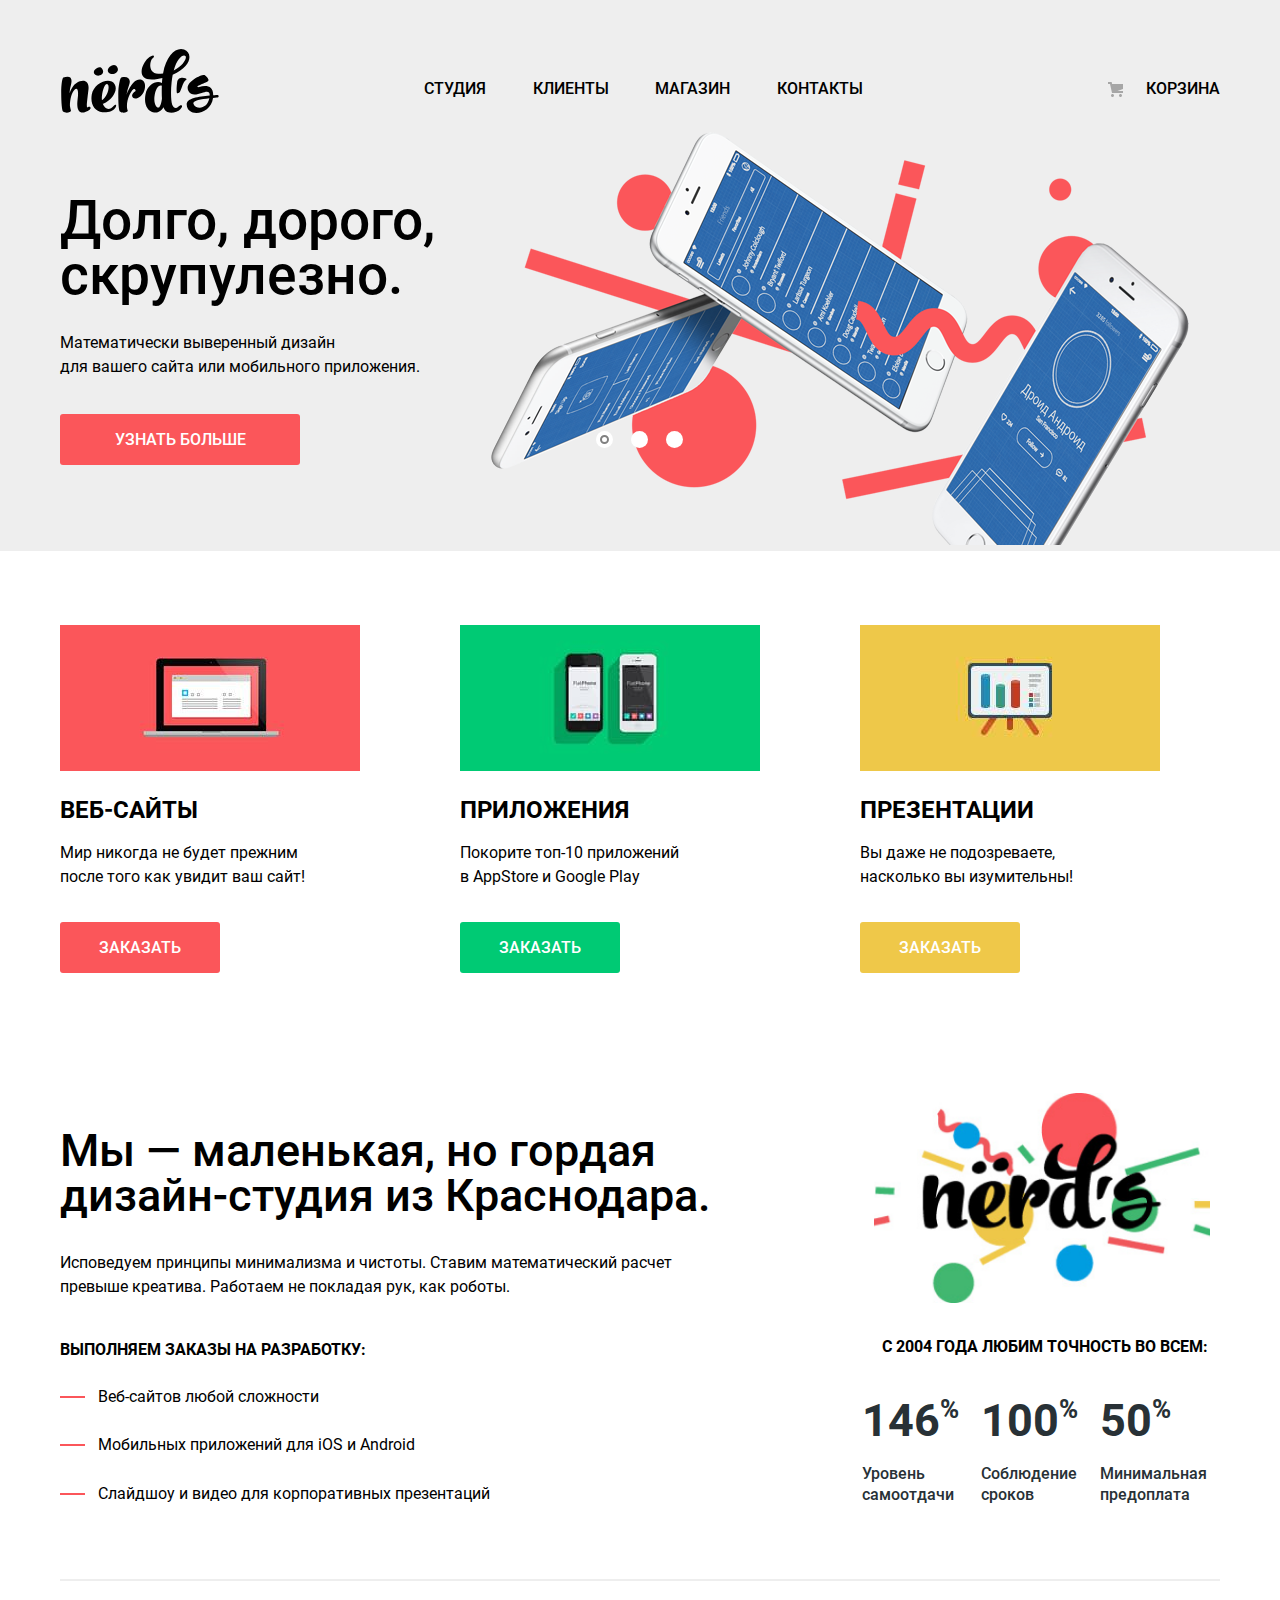
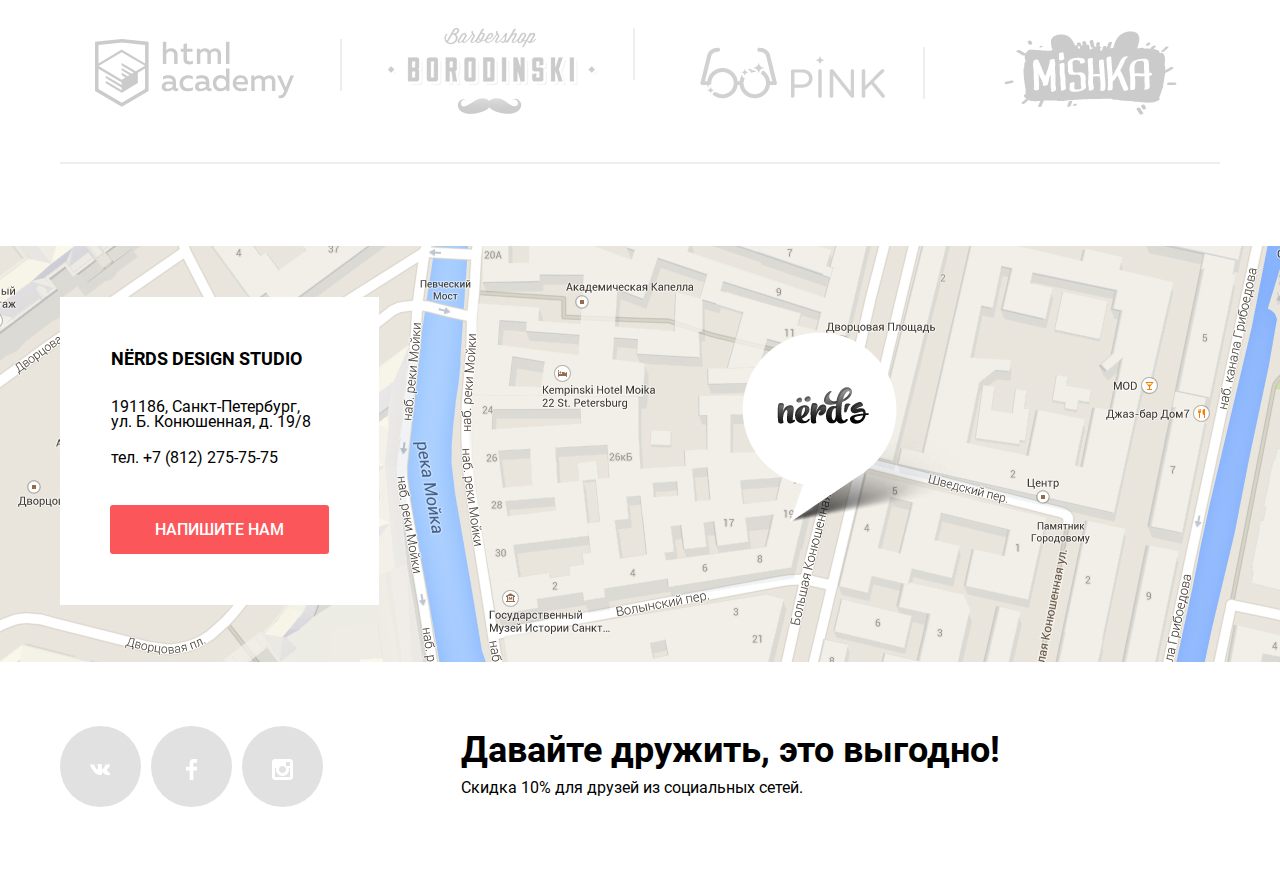
<file: index.html>
<!DOCTYPE html>
<html class="page" lang="ru">

<head>
  <meta charset="UTF-8">
  <meta name="viewport" content="width=device-width, initial-scale=1.0">
  <title>Nerds - дизайн студия из Краснодара</title>
  <link rel="icon" href="favicon.ico">
  <link rel="icon" href="icon.svg" type="image/svg+xml">
  <link rel="apple-touch-icon" href="img/icons/180.png">
  <link rel="manifest" href="manifest.webmanifest">
  <link rel="stylesheet" href="css/normalize.css">
  <link rel="stylesheet" href="css/style.min.css">
  <!-- <link rel="stylesheet" href="css/style.css"> -->
</head>

<body class="page-body">
  <header class="main-header">
    <div class="container">
      <nav class="main-navigation">

        <a class="main-header-logo"><img src="img/logo/logo-main-header.svg" width="160" height="65"
            alt="Логотип компании Нёрдс"></a>
        <ul class="site-navigation">
          <li><a href="blank.html">Студия</a></li>
          <li><a href="blank.html">Клиенты</a></li>
          <li><a href="catalog.html">Магазин</a></li>
          <li><a href="catalog.html">Контакты</a></li>

        </ul>
        <div class="cart">
          <a class="shopping_cart" href="blank.html">Корзина</a>
        </div>
      </nav>
    </div>
  </header>

  <main class="main">
    <h1 class="visually-hidden"> УТП - почему нас стоит выбрать?</h1>

    <div class="site-wrapper">
      <div class="container site-wrapper-1">
        <section class="slider">
          <h2 class="visually-hidden">Описание преимуществ компании</h2>
          <ul>
            <li class="slider-item slide slide-current">
              <h2 class="slide-title">
                Долго, дорого,<br>скрупулезно.
              </h2>
              <p>
                Математически выверенный дизайн<br>для вашего сайта или мобильного приложения.
              </p>
              <a class="button slide-button btn-more" href="blank.html">Узнать больше</a>
              <img class="slide-background" src="img/content/slide1.png" width="768" height="431"
                alt="Первый слайд. Три смартфона, парящие в воздухе. Разработка дизайна сайтов и мобильных приложений.">
            </li>

            <li class="slider-item slide">
              <h2 class="slide-title">
                Любим математику<br>как никто другой
              </h2>
              <p>
                Никакого креатива, только математические формулы
                <br>для расчета идеальных пропорций
              </p>
              <a class="button slide-button btn-more" href="blank.html">Узнать больше</a>
            </li>

            <li class="slider-item slide ">
              <h2 class="slide-title">Только ночь<br>только хардкор
              </h2>
              <p>
                Работать днем, как все? Мы против этого.<br>Ближе к полуночи работа только начинается.
              </p>
              <a class="button slide-button btn-more" href="blank.html">Узнать больше</a>
            </li>
          </ul>
          <div class="slider-controls">
            <button class="current" type="button" aria-label="Первый слайд"></button>
            <button class="" type="button" aria-label="Второй слайд"></button>
            <button class="" type="button" aria-label="Третий слайд"></button>
          </div>
        </section>
      </div>
    </div>

    <div class="container">
      <section class="services container">
        <h2 class="visually-hidden">Услуги</h2>
        <ul class="services-list">
          <li class="services-item">
            <h3>Веб-сайты</h3>
            <img src="img/content/web.jpg" width="300" height="146" alt="Веб-сайты">

            <p>Мир никогда не будет прежним<br>
              после того как увидит ваш сайт!</p>
            <a class="button btn-red-order" href="blank.html" aria-label="Заказать Веб-сайты">Заказать</a>
          </li>
          <li class="services-item">
            <h3>Приложения</h3>
            <img src="img/content/apps.jpg" width="300" height="146" alt="Приложения">

            <p>Покорите топ-10 приложений<br>
              в AppStore и Google Play</p>
            <a class="button btn-green-order" href="blank.html" aria-label="Заказать Приложения">Заказать</a>
          </li>
          <li class="services-item">
            <h3>Презентации</h3>
            <img src="img/content/presentation.jpg" width="300" height="146" alt="Презентации">

            <p>Вы даже не подозреваете,<br>
              насколько вы изумительны!</p>
            <a class="button btn-yellow-order" href="blank.html" aria-label="Заказать Презентации">Заказать</a>
          </li>

        </ul>
      </section>

      <div class="wrapper-features-advantages">
        <section class="features">
          <h2>Мы — маленькая, но гордая<br>
            дизайн-студия из Краснодара.</h2>
          <p>Исповедуем принципы минимализма и чистоты. Ставим математический расчет<br>превыше креатива. Работаем не
            покладая рук, как роботы.</p>
          <h3>Выполняем заказы на разработку:</h3>
          <ul class="features-list">
            <li class="features-item">Веб-сайтов любой сложности</li>
            <li class="features-item">Мобильных приложений для iOS и Android</li>
            <li class="features-item">Слайдшоу и видео для корпоративных презентаций</li>
          </ul>
        </section>

        <section class="advantages">
          <h2 class="visually-hidden">Преимущества</h2>
          <a class="link-logo-adavantages" href="blank.html">
            <img src="img/logo/nerds-main-logo.png" width="352" height="220" alt="Логотип компании Нёрдс">
          </a>
          <h3>с 2004 года Любим точность во всем:</h3>
          <ul class="advantages-list">
            <li class="advantages-item">
              <p>146<sup>%</sup></p>
              <p>Уровень<br>самоотдачи</p>
            </li>
            <li class="advantages-item">
              <p>100<sup>%</sup></p>
              <p>Соблюдение<br>сроков</p>
            </li>
            <li class="advantages-item">
              <p>50<sup>%</sup></p>
              <p>Минимальная<br>предоплата</p>
            </li>

          </ul>
        </section>
      </div>

      <section class="partnership">
        <h2 class="visually-hidden">Логотипы партнёров</h2>
        <ul class="partnership-list">
          <li class="partnership-item"><a href="https://htmlacademy.ru/intensive/htmlcss"><img src="img/logo/logo-htmlacademy.svg" width="199"
                height="68" alt="Логотип компании штимиэль академиии"></a></li>
          <li class="partnership-item"><a href="blank.html"><img src="img/logo/logo-barbershop.png" width="209"
                height="90" alt="Логотип компании барбершоп Бородинский"></a></li>
          <li class="partnership-item"><a href="blank.html"><img src="img/logo/logo-pink.png" width="185" height="52"
                alt="Логотип компании Pink"></a></li>
          <li class="partnership-item"><a href="blank.html"><img src="img/logo/logo-mishka.png" width="173" height="84"
                alt="Логотип компании Мишка"></a></li>

        </ul>
      </section>

    </div>
  </main>

  <footer class="main-footer">
    <section class="map">
      <div class="map-wrapper container">
        <h2 class="visually-hidden">Карта города Краснодар</h2>
        <div class="popup-contacts-wrapper">
          <div class="popup-contacts">
            <div class="wrapper-contacts">
              <h2>NЁRDS DESIGN STUDIO</h2>
              <p>191186, Санкт-Петербург,<br> ул. Б. Конюшенная, д. 19/8</p>
              <p class="contacts-phone"><a href="tel:+78122757575"
                  aria-label="Телефон для дополнительной информации, звонить по номеру +7 812 275 75">тел. +7 (812)
                  275-75-75</a></p>
            </div>
            <a class="button btn-write" tabindex="0">Напишите нам</a>
          </div>
        </div>
      </div>

      <iframe class="map-iframe"
        src="https://www.google.com/maps/embed?pb=!1m18!1m12!1m3!1d1998.6037872533277!2d30.320858716096975!3d59.93871648187614!2m3!1f0!2f0!3f0!3m2!1i1024!2i768!4f13.1!3m3!1m2!1s0x4696310fca145cc1%3A0x42b32648d8238007!2z0JHQvtC70YzRiNCw0Y8g0JrQvtC90Y7RiNC10L3QvdCw0Y8g0YPQuy4sIDE5LzgsINCh0LDQvdC60YIt0J_QtdGC0LXRgNCx0YPRgNCzLCAxOTExODY!5e0!3m2!1sru!2sru!4v1615243296174!5m2!1sru!2sru"
        width="1440" height="416" style="border:0;" allowfullscreen="" loading="lazy">
      </iframe>

    </section>

    <div class="footer-wrapper container">
      <section class="footer-social">
        <h2 class="visually-hidden">Логотипы социальных сетей</h2>
        <a class="btn-social" href="blank.html" aria-label="Ссылка на сайт Вконтакте, логотип вконтаке"><img
            class="icon-active" src="img/icons/vk-icon.svg" width="21" height="21" alt="иконка вконтаке"
            aria-hidden="true"></a>
        <a class="btn-social" href="blank.html" aria-label="Ссылка на сайт Фейсбук, логотип фейсбук"><img
            class="icon-active" src="img/icons/fb-icon.svg" width="21" height="21" alt="иконка фейсбук"
            aria-hidden="true"></a>
        <a class="btn-social" href="blank.html" aria-label="Ссылка на сайт Инстаграм, логотип инстаграм"><img
            class="icon-active" src="img/icons/insta-icon.svg" width="21" height="21" alt="иконка инстаграм"
            aria-hidden="true"></a>

      </section>
      <div class="text-footer">
        <p class="text-prefer-footer">Давайте дружить, это выгодно!</p>
        <p>Скидка 10% для друзей из социальных сетей.</p>
      </div>
    </div>
  </footer>

    <section class="popup-email">
      <h2>Напишите нам</h2>
      <form class="email-form" action="https://echo.htmlacademy.ru" method="post">
        <p>
          <label for="user-name"><b>Ваше имя:</b></label>
          <br>
          <input class="user-icon-name" id="user-name" type="text" name="name" placeholder="Имя Фамилия">
        </p>
        <p>
          <label for="email-login"><b>Ваш email:</b></label>
          <br>
          <input class="email-icon-user" id="email-login" type="email" name="email"
            placeholder="email@example.com">
        </p>
        <p>
          <label for="comment-field"><b>Текст письма:</b></label>
          <br>
          <textarea class="textarea" name="comment" id="comment-field" placeholder="В свободной форме" rows="6" cols="80"
            wrap="hard"></textarea>
        </p>
        <button class="button submit" type="submit">Отправить</button>
      </form>
      <button class="modal-close" type="button" aria-label="Закрыть"></button>
    </section>

<script src="js/popup.min.js"></script>
<!-- <script src="js/popup.js"></script> -->
</body>

</html>
</file>
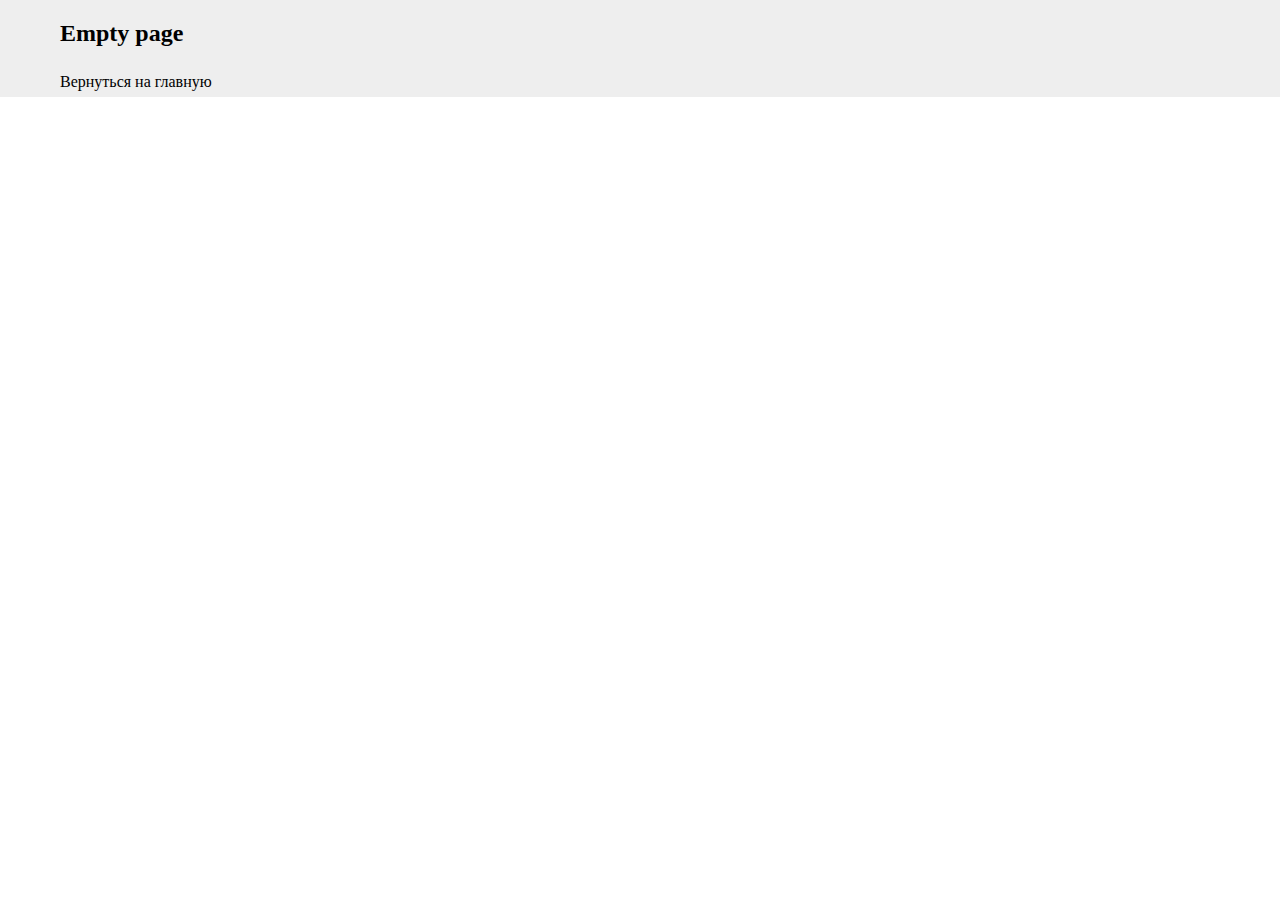
<file: blank.html>
<!DOCTYPE html>
<html lang="ru">

  <head>
    <meta charset="UTF-8">
    <meta name="viewport" content="width=device-width, initial-scale=1.0">
    <title>Nerds - дизайн студия из Краснодара</title>
    <link rel="icon" href="favicon.ico">
    <link rel="icon" href="icon.svg" type="image/svg+xml">
    <link rel="apple-touch-icon" href="img/icons/180.png">
    <link rel="manifest" href="manifest.webmanifest">
    <link rel="stylesheet" href="css/normalize.css">
    <link rel="stylesheet" href="css/style.min.css">
    <!-- <link rel="stylesheet" href="css/style.css"> -->
  </head>

  <header class="main-header">
    <div class="container">
      <h2>Empty page</h2>
      <a href="index.html">Вернуться на главную</a>
    </div>
  </header>

</html>
</file>
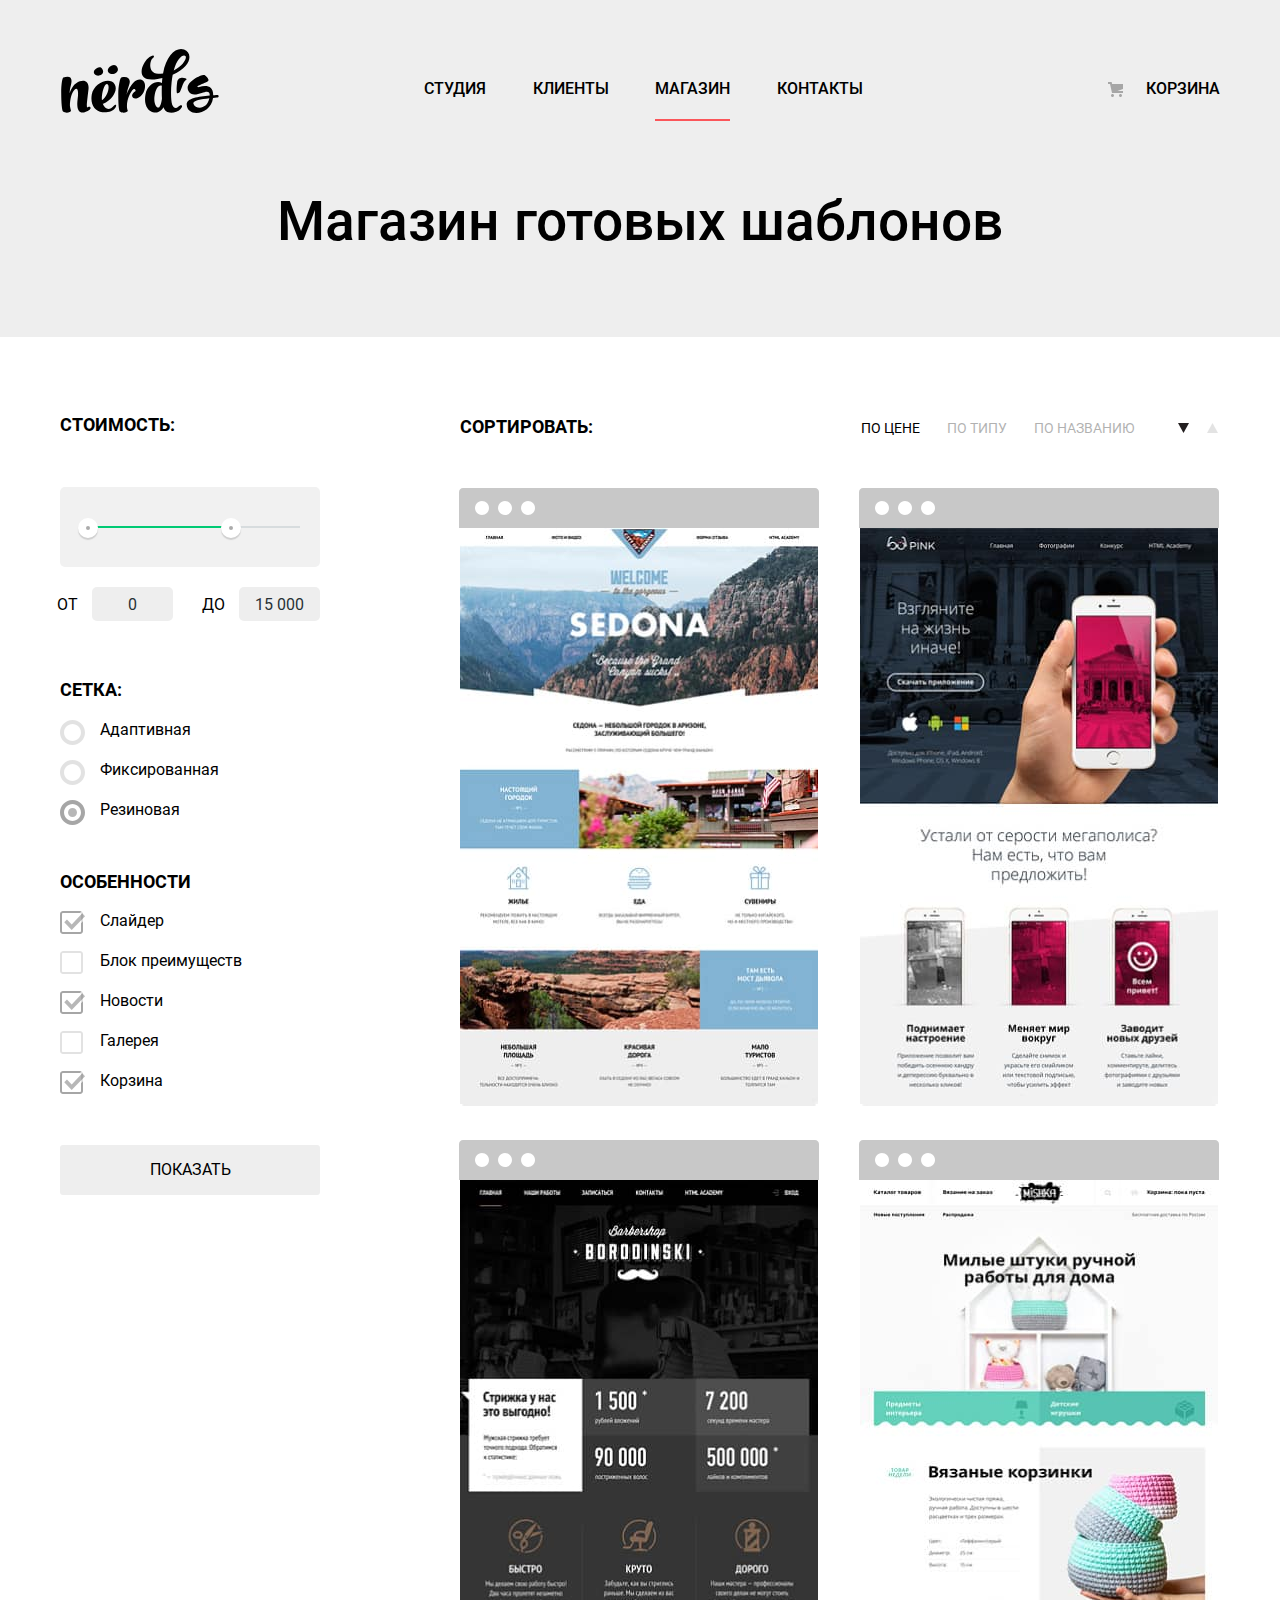
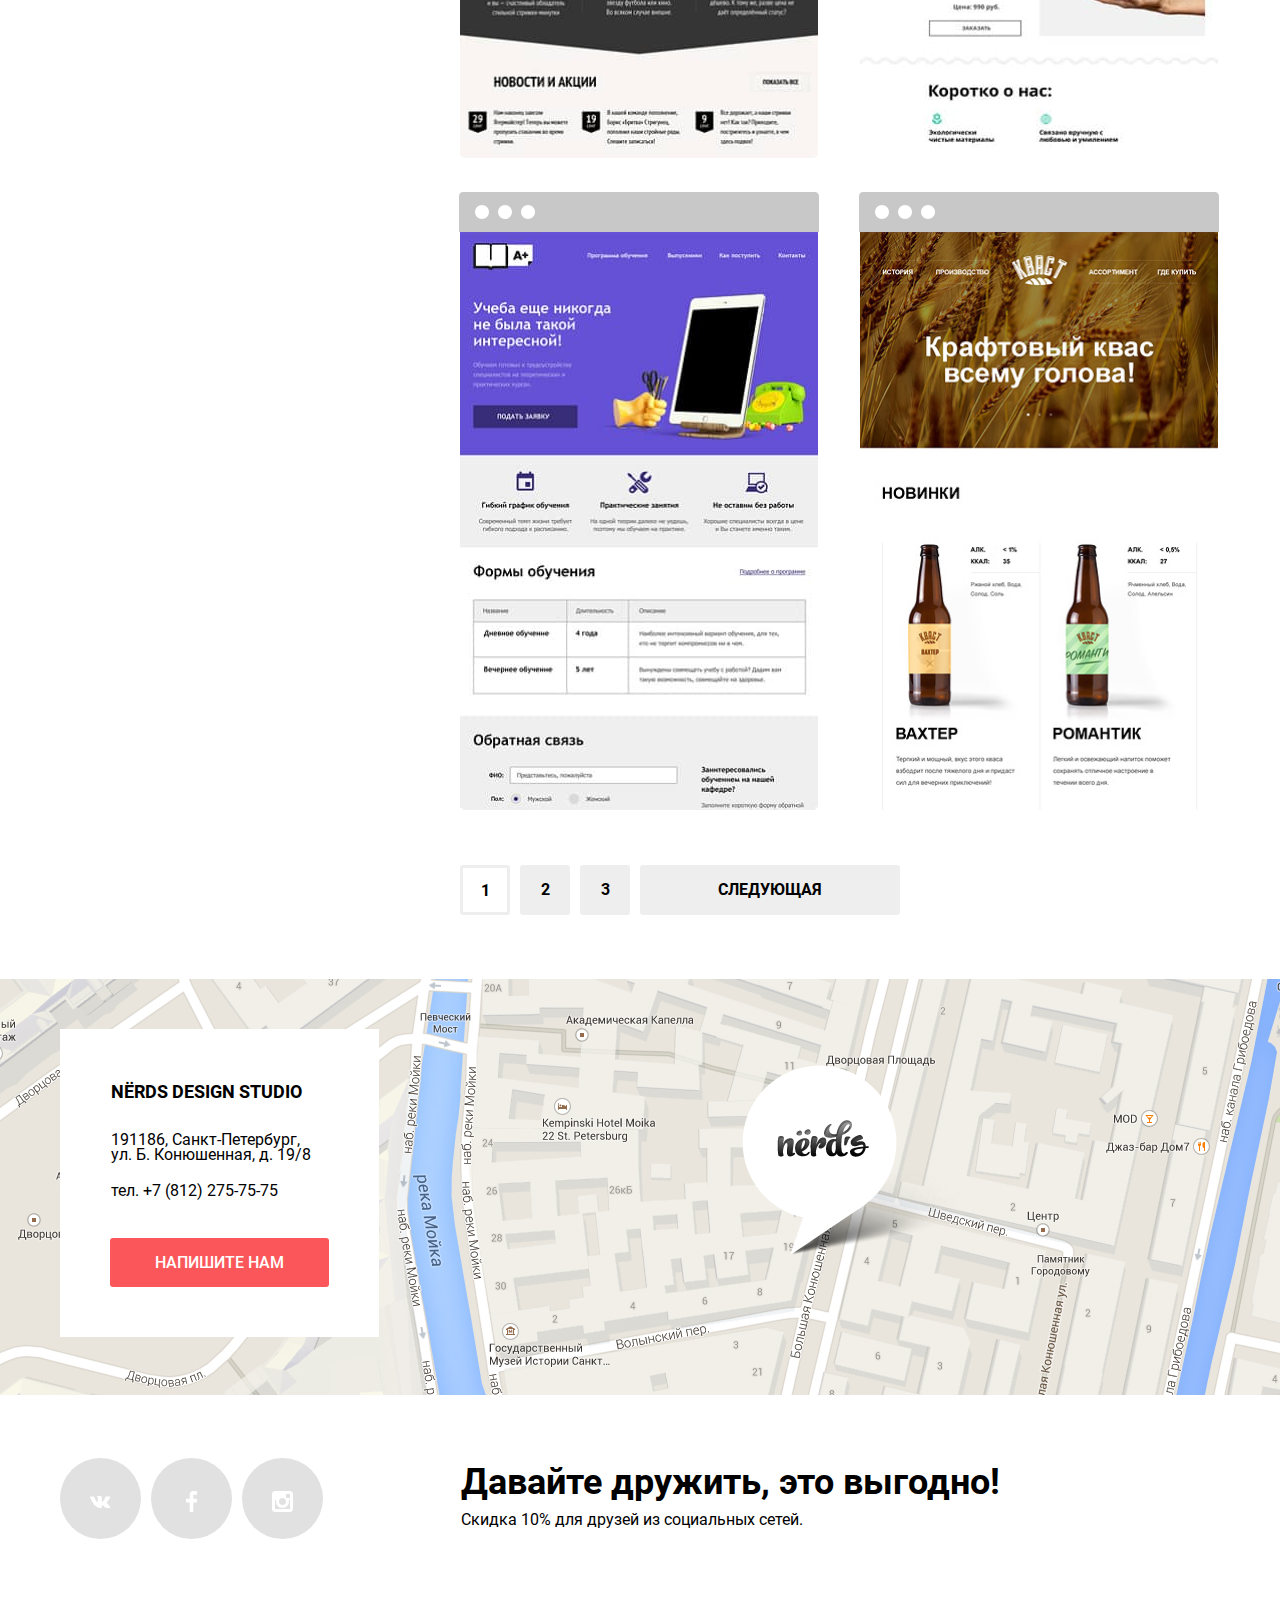
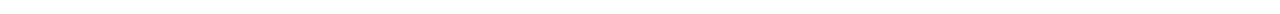
<file: catalog.html>
<!DOCTYPE html>
<html class="page" lang="ru">

<head>
  <meta charset="UTF-8">
  <meta name="viewport" content="width=device-width, initial-scale=1.0">
  <title>Nerds - дизайн студия из Краснодара</title>
  <link rel="icon" href="favicon.ico">
  <link rel="icon" href="icon.svg" type="image/svg+xml">
  <link rel="apple-touch-icon" href="img/icons/180.png">
  <link rel="manifest" href="manifest.webmanifest">
  <link rel="stylesheet" href="css/normalize.css">
  <link rel="stylesheet" href="css/style.min.css">
  <!-- <link rel="stylesheet" href="css/style.css"> -->
</head>

<body class="page-body">
  <header class="main-header">
    <div class="container">
      <nav class="main-navigation">
        <a class="main-header-logo" href="index.html"><img src="img/logo/logo-main-header.svg" width="160" height="65"
            alt="Логотип компании Нёрдс"></a>
        <ul class="site-navigation">
          <li><a href="blank.html">Студия</a></li>
          <li><a href="blank.html">Клиенты</a></li>
          <li class="site-navigation-current"><a>Магазин</a>
          </li>
          <li><a href="blank.html">Контакты</a></li>
        </ul>
        <div class="cart">
          <a class="shopping_cart" href="blank.html">Корзина</a>
        </div>
      </nav>
    </div>
    <div class="heading container">
      <h1>Магазин готовых шаблонов</h1>
    </div>
  </header>

  <main class="main container">
    <div class="wrapper-grid-makets">
      <section class="filter-cost">
        <h2 class="visually-hidden">Стоимость:</h2>
        <form class="form-filter" method="get" action="https://echo.htmlacademy.ru">
          <fieldset class="filter-item">
            <legend>Стоимость:</legend>
            <div class="range-filter">
              <div class="range-controls">
                <div class="scale">
                  <div class="bar" style="margin-left: 6%; width: 60%;">
                  </div>
                </div>
                <div class="toggle toggle-min" tabindex="0" style="left: 7%;"></div>
                <div class="toggle toggle-max" tabindex="0" style="left: 62%;"></div>
              </div>
              <div class="price-controls">
                <label class="min-price">
                  От <input type="text" name="min-price" value="0" aria-label="Введите значение стоимости, минимум">
                </label>
                <label class="max-price">
                  До <input type="text" name="max-price" value="15 000"
                    aria-label="Введите значение стоимости, максимум">
                </label>
              </div>
            </div>
          </fieldset>
          <h2 class="visually-hidden">Сетка</h2>
          <fieldset class="filter-item">
            <legend>Сетка:</legend>
            <ul class="filter-maket-list">
              <li class="filter-maket-item filter-option filter-radio">
                <input class="visually-hidden filter-input-radio filter-input" type="radio" name="product-group"
                  value="adaptiv" id="filter-adaptiv">
                <label for="filter-adaptiv">Адаптивная</label>
              </li>
              <li class="filter-maket-item filter-option filter-radio">
                <input class="visually-hidden filter-input-radio filter-input" type="radio" name="product-group"
                  value="fix" id="filter-fix" checked>
                <label for="filter-fix">Фиксированная</label>
              </li>
              <li class="filter-maket-item filter-option filter-radio">
                <input class="visually-hidden filter-input-radio filter-input" type="radio" name="product-group"
                  value="elastic" id="filter-elastic" checked>
                <label for="filter-elastic">Резиновая</label>
              </li>
            </ul>
          </fieldset>

          <h2 class="visually-hidden">Особенности</h2>
          <fieldset class="filter-features">
            <legend>Особенности</legend>
            <ul class="filter-maket-list">
              <li class="filter-maket-item  filter-option filter-checkbox">
                <input class="visually-hidden  filter-input-checkbox filter-input" type="checkbox" name="slider"
                  id="filter-of-slider" checked>
                <label for="filter-of-slider">Слайдер</label>
              </li>
              <li class="filter-maket-item  filter-option filter-checkbox">
                <input class="visually-hidden filter-input-checkbox filter-input" type="checkbox" name="advantage"
                  id="filter-advantage">
                <label for="filter-advantage">Блок преимуществ</label>
              </li>
              <li class="filter-maket-item  filter-option filter-checkbox">
                <input class="visually-hidden  filter-input-checkbox filter-input" type="checkbox" name="news"
                  id="filter-news" checked>
                <label for="filter-news">Новости</label>
              </li>
              <li class="filter-maket-item  filter-option filter-checkbox">
                <input class="visually-hidden  filter-input-checkbox filter-input" type="checkbox" name="gallery"
                  id="filter-gallery">
                <label for="filter-gallery">Галерея</label>
              </li>
              <li class="filter-maket-item  filter-option filter-checkbox">
                <input class="visually-hidden  filter-input-checkbox filter-input" type="checkbox" name="shopping_cart"
                  id="filter-shopping_cart" checked>
                <label for="filter-shopping_cart">Корзина</label>
              </li>
            </ul>
          </fieldset>
          <button class="btn-show" type="submit">Показать</button>
        </form>
      </section>
      <section class="filter-sort">
        <h2>Сортировать:</h2>
        <ul class="filter-sort-list">
          <li class="filter-sort-item"><a class="btn-sort btn-filter-active" href="#">по цене</a></li>
          <li class="filter-sort-item"><a class="btn-sort" href="#">по типу</a></li>
          <li class="filter-sort-item"><a class="btn-sort" href="#">по названию</a></li>

          <li class="filter-sort-item sort-down">
            <a class="btn-sort btn-sort-down" href="#" aria-label="Показать по убыванию">
              <svg width="11" height="10" viewBox="0 0 11 10" fill="none" xmlns="http://www.w3.org/2000/svg">
                <path d="M5.5 10L0 0H11" fill="#231F20" />
              </svg>
            </a>
          </li>
          <li class="filter-sort-item sort-up">
            <a class="btn-sort btn-sort-up" href="#" aria-label="Показать по возрастанию">
              <svg width="11" height="10" viewBox="0 0 11 10" fill="none" xmlns="http://www.w3.org/2000/svg">
                <path d="M5.5 0L0 10H11L5.5 0Z" fill="#A6A6A6" />
              </svg>
            </a>
          </li>

        </ul>
      </section>
      <section class="product-maket">
        <h2 class="visually-hidden">макеты</h2>
        <ul class="product-maket-list">
          <li class="product-maket-item">
            <div class="maket-browser">
              <div class="maket-popup">
                <a class="btn-maket-heading" href="blank.html">
                  <h2>sedona</h2>
                </a>
                <p>Информационный сайт<br>для туристов</p>
                <a class="btn-maket button" href="#">9 900 ₽ </a>
              </div>
              <img src="img/content/maket-sedona.jpg" width="358" height="578" alt="Макет Седона">
            </div>
          </li>
          <li class="product-maket-item">
            <div class="maket-browser">
              <div class="maket-popup">
                <a class="btn-maket-heading" href="blank.html">
                  <h2>Pink App</h2>
                </a>
                <p>Продуктовый лендинг<br>приложения для iOS и Android</p>
                <a class="button btn-maket" href="#">9 900 ₽</a>
              </div>
              <img src="img/content/maket-pink.jpg" width="358" height="578" alt="Макет Пинк">
            </div>
          </li>
          <li class="product-maket-item">
            <div class="maket-browser">
              <div class="maket-popup">
                <a class="btn-maket-heading" href="blank.html">
                  <h2>Barbershop</h2>
                </a>
                <p>Сайт салона красоты.<br>Для мужчин, да.</p>
                <a class="button btn-maket" href="#">9 900 ₽</a>
              </div>
              <img src="img/content/maket-barbershop.jpg" width="358" height="578" alt="Макет Бородински">
            </div>
          </li>
          <li class="product-maket-item">
            <div class="maket-browser">
              <div class="maket-popup">
                <a class="btn-maket-heading" href="blank.html">
                  <h2>MISHKA</h2>
                </a>
                <p>Интернет-магазин <br>вязаных игрушек</p>
                <a class="button btn-maket" href="#">9 900 ₽</a>
              </div>
              <img src="img/content/maket-mishka.jpg" width="358" height="578" alt="Макет Мишка">
            </div>
          </li>
          <li class="product-maket-item">
            <div class="maket-browser">
              <div class="maket-popup">
                <a class="btn-maket-heading" href="blank.html">
                  <h2>A Plus</h2>
                </a>
                <p>Лендинг курсов повышения<br>квалификации</p>
                <a class="button btn-maket" href="#">9 900 ₽</a>
              </div>
              <img src="img/content/maket-plus-a.jpg" width="358" height="578" alt="Макет Учебный">
            </div>
          </li>
          <li class="product-maket-item">
            <div class="maket-browser">
              <div class="maket-popup">
                <a class="btn-maket-heading" href="blank.html">
                  <h2>КВАСТ</h2>
                </a>
                <p>Промо-сайт производителя<br>крафтового кваса</p>
                <a class="button btn-maket" href="#">9 900 ₽</a>
              </div>
              <img src="img/content/maket-kvas.jpg" width="358" height="578" alt="Макет Кваст">
            </div>
          </li>
        </ul>

        <ul class="pagination">
          <li class="pagination-item"><a class="active-pagination">1</a></li>
          <li class="pagination-item"><a class="btn-pagination" href="blank.html">2</a></li>
          <li class="pagination-item"><a class="btn-pagination" href="blank.html">3</a></li>
          <li class="pagination-item-next"><a class="btn-pagination btn-pagination-next" href="blank.html">Следующая</a>
          </li>

        </ul>
      </section>
    </div>



  </main>
  <footer class="main-footer">
    <section class="map">
      <div class="map-wrapper container">
        <h2 class="visually-hidden">Карта города Краснодар</h2>
        <div class="popup-contacts-wrapper">
          <div class="popup-contacts">
            <div class="wrapper-contacts">
              <h2>NЁRDS DESIGN STUDIO</h2>
              <p>191186, Санкт-Петербург,<br> ул. Б. Конюшенная, д. 19/8</p>
              <p class="contacts-phone"><a href="tel:+78122757575"
                  aria-label="Телефон для дополнительной информации, звонить по номеру +7 812 275 75">тел. +7 (812)
                  275-75-75</a></p>
            </div>
            <a class="button btn-write" tabindex="0">Напишите нам</a>
          </div>
        </div>
      </div>

      <iframe class="map-iframe"
        src="https://www.google.com/maps/embed?pb=!1m18!1m12!1m3!1d1998.6037872533277!2d30.320858716096975!3d59.93871648187614!2m3!1f0!2f0!3f0!3m2!1i1024!2i768!4f13.1!3m3!1m2!1s0x4696310fca145cc1%3A0x42b32648d8238007!2z0JHQvtC70YzRiNCw0Y8g0JrQvtC90Y7RiNC10L3QvdCw0Y8g0YPQuy4sIDE5LzgsINCh0LDQvdC60YIt0J_QtdGC0LXRgNCx0YPRgNCzLCAxOTExODY!5e0!3m2!1sru!2sru!4v1615243296174!5m2!1sru!2sru"
        width="1440" height="416" style="border:0;" allowfullscreen="" loading="lazy">
      </iframe>

    </section>


    <div class="footer-wrapper container">
      <section class="footer-social">
        <h2 class="visually-hidden">Логотипы социальных сетей</h2>
        <a class="btn-social" href="blank.html" aria-label="Ссылка на сайт Вконтакте, логотип вконтаке"><img
            class="icon-active" src="img/icons/vk-icon.svg" width="21" height="21" alt="иконка вконтаке"
            aria-hidden="true"></a>
        <a class="btn-social" href="blank.html" aria-label="Ссылка на сайт Фейсбук, логотип фейсбук"><img
            class="icon-active" src="img/icons/fb-icon.svg" width="21" height="21" alt="иконка фейсбук"
            aria-hidden="true"></a>
        <a class="btn-social" href="blank.html" aria-label="Ссылка на сайт Инстаграм, логотип инстаграм"><img
            class="icon-active" src="img/icons/insta-icon.svg" width="21" height="21" alt="иконка инстаграм"
            aria-hidden="true"></a>
      </section>
      <div class="text-footer">
        <p class="text-prefer-footer">Давайте дружить, это выгодно!</p>
        <p>Скидка 10% для друзей из социальных сетей.</p>
      </div>
    </div>
  </footer>

  <section class="popup-email">
    <h2>Напишите нам</h2>
    <form class="email-form" action="https://echo.htmlacademy.ru" method="post">
      <p>
        <label for="user-name"><b>Ваше имя:</b></label>
        <br>
        <input class="user-icon-name" id="user-name" type="text" name="name" placeholder="Имя Фамилия">
      </p>
      <p>
        <label for="email-login"><b>Ваш email:</b></label>
        <br>
        <input class="email-icon-user" id="email-login" type="email" name="email"
          placeholder="email@example.com">
      </p>
      <p>
        <label for="comment-field"><b>Текст письма:</b></label>
        <br>
        <textarea class="textarea" name="comment" id="comment-field" placeholder="В свободной форме" rows="6" cols="80"
          wrap="hard"></textarea>
      </p>
      <button class="button submit" type="submit">Отправить</button>
    </form>
    <button class="modal-close" type="button" aria-label="Закрыть"></button>
  </section>

<script src="js/popup.min.js"></script>
<!-- <script src="js/popup.js"></script> -->
</body>

</html>
</file>
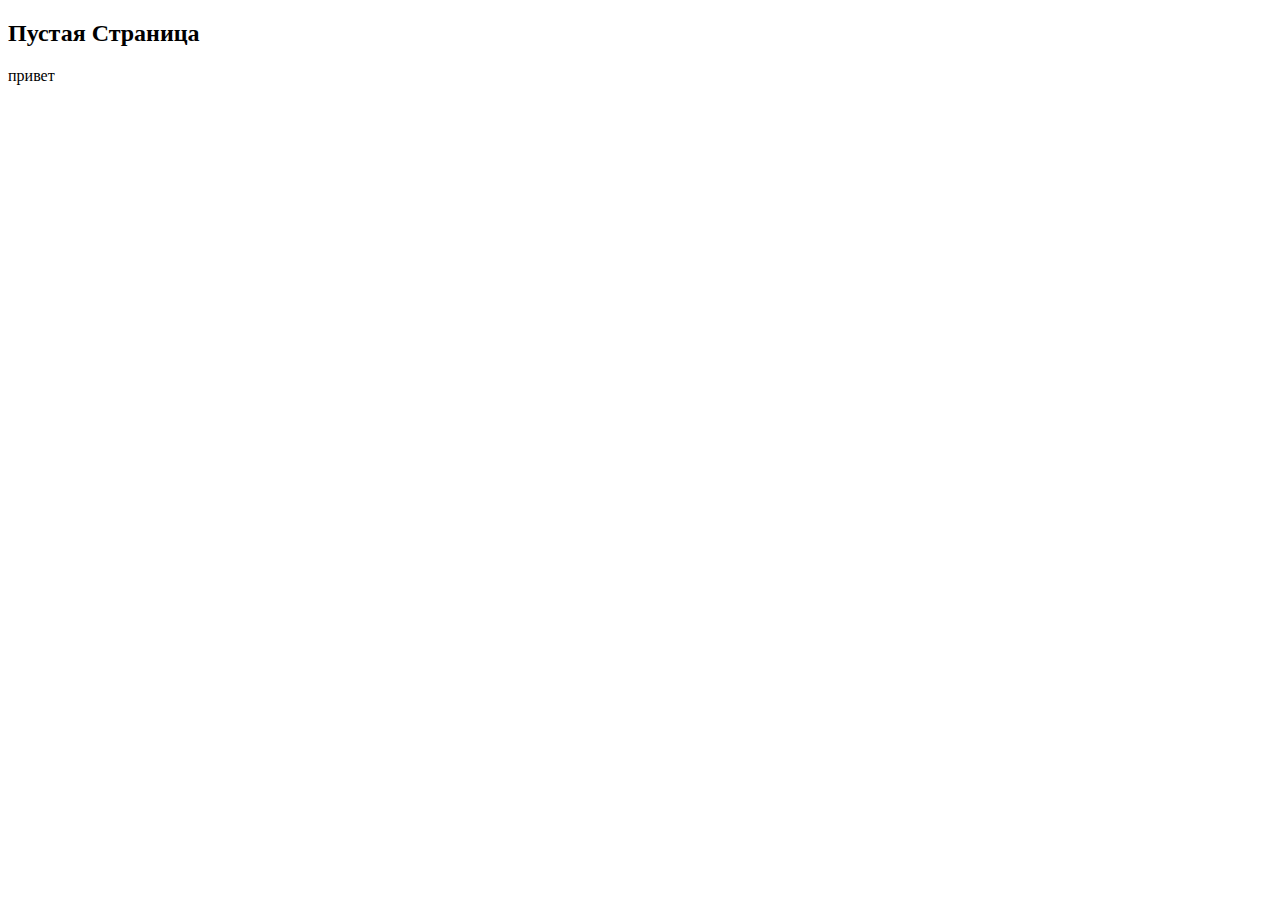
<file: nerds/blank.html>
<!DOCTYPE html>
<html lang="ru">
<head>
	<meta charset="UTF-8">
	<meta name="viewport" content="width=device-width, initial-scale=1.0">
	<title>Document</title>
</head>
<body>
	<h2>Пустая Страница</h2>
	<p>привет</p>
	
</body>
</html>
</file>
<file: css/style.css>
/* Fonts */

@font-face {
  font-family: "Roboto";
  src: url("../fonts/roboto.woff2") format("woff2"), url("../fonts/roboto.woff") format("woff");
  font-weight: 400;
  font-style: normal;
}

@font-face {
  font-family: "Roboto";
  src: url("../fonts/robotomedium.woff2") format("woff2"), url("../fonts/robotomedium.woff") format("woff");
  font-weight: 500;
  font-style: normal;
}

@font-face {
  font-family: "Roboto";
  src: url("../fonts/robotobold.woff2") format("woff2"), url("../fonts/robotobold.woff") format("woff");
  font-weight: 700;
  font-style: normal;
}

/* Variables */

:root {
  /* Gray */
  --basic-gray: #EEEEEE;
  --basic-darkgray: #4D4D4D;
  --textarea: #a2a2a2;
  --bascic-graay: #ababab;
  --unic-gray-o: rgba(255, 255, 255, 0.3);
  --unic-darkgray-o: rgba(0, 1, 1, 0.1);
  --unic-lightgray-o: rgba(166, 166, 166, 1);
  --unic-darkgray: rgba(0, 0, 0, 0.25);
  --unic-darkgray-о-seven: rgba(0, 0, 0, 0.7);
  --basic-lightgray: rgba(77, 77, 77, 0.12);
  --basic-btn-gray: rgba(77, 77, 77, 0.4);
  --basic-icons-gray: #E1E1E1;
  --basic-cfcfcgray: #cfcfcf;
  --basic-lightwhite: #f1f1f1;
  --basic-hover-gray: #DFDFDF;
  --basic-active-gray: #D5D5D5;
  --basic-whitegray: #d7dcde;
  --basic-br-gray: #DBDBDB;
  --basic-link-gray: rgba(166, 166, 166, 0.2);
  --basic-linkactive-gray: #231F20;
  /* Red */
  --basic-red: #FB565A;
  --basic-hover-red: #E74246;
  --basic-active-red: #D7373B;
  --basic-link-red: rgba(251, 86, 90, 0.3);
  --basic-linkactive-red: rgba(251, 86, 90, 0.1);
  /* Green */
  --basic-green: #00CA74;
  --basic-hover-green: #00BC6C;
  --basic-active-green: #00AA62;
  /* Yellow */
  --basic-yellow: #EFC849;
  --basic-hover-yellow: #EAB534;
  --basic-active-yellow: #E5A722;
  /* Classic */
  --basic-white: #ffffff;
  --basic-black: #000000;
  --basic-text-gray: #283136;
}

/* Global */

a {
  text-decoration: none;
  color: var(--basic-black);
}

.page {
  height: 100%;
}

.page-body {
  position: relative;
  background-color: var(--basic-white);
  min-width: 1160px;
  margin: 0;
  padding: 0;
  font-family: "Roboto", "Arial", sans-serif;
  font-weight: 400;
  font-size: 16px;
  line-height: 24px;
  color: var(--basic-black);
  min-height: 100%;
}

.page-body h1 {
  font-weight: 500;
  font-size: 55px;
  line-height: 55px;
}

.container {
  width: 1160px;
  margin: 0 auto;
  padding: 0 10px;
}

.visually-hidden:not(:focus):not(:active), input[type="checkbox"].visually-hidden, input[type="radio"].visually-hidden {
  position: absolute;
  width: 1px;
  height: 1px;
  margin: -1px;
  border: 0;
  padding: 0;
  white-space: nowrap;
  clip-path: inset(100%);
  clip: rect(0 0 0 0);
  overflow: hidden;
}

.main {
  margin-top: 0;
  background-color: var(--basic-white);
}

.heading {
  text-align: center;
  margin-top: 32px;
  margin-bottom: 52px;
}

/* Sections slider */

.slider ul {
  padding: 0;
}

.slider {
  position: relative;
  color: black;
  padding-top: 5%;
}

.slide-wrapper {
  display: flex;
  flex-direction: column;
}

.slider-item {
  min-height: 358px;
  margin-top: -4%;
}

.site-wrapper {
  min-width: 940px;
  background-repeat: no-repeat;
  background-position: top right;
  background-color: var(--basic-gray);
  background-repeat: no-repeat;
}

.slide-background {
  position: absolute;
  top: -11px;
  left: 393px;
  background-repeat: no-repeat;
  object-fit: contain;
  background-position: right bottom;
  z-index: 13;
}

.site-wrapper-1 {
  background-color: var(--basic-gray);
}

.site-wrapper-2 {
  background-color: var(--basic-gray);
  background-image: url("../img/content/slide2.png");
  background-position: right bottom;
  padding: 13px 0px 83px;
  background-repeat: no-repeat;
}

.site-wrapper-3 {
  background-color: var(--basic-gray);
  background-image: url("../img/content/slide3.png");
  background-position: right bottom;
  padding: 13px 0px 83px;
  background-repeat: no-repeat;
}

.slider-list {
  margin: 0;
  padding: 0;
  list-style: none;
}

.slider ul {
  margin: 0;
  padding: 0;
}

.slide {
  display: none;
}

.slide-current {
  display: block;
}

.slide-title {
  width: 700px;
  margin-bottom: 0px;
  margin-top: 57px;
  font-size: 55px;
  line-height: 55px;
  font-weight: 500;
  max-width: 33%;
}

.slider-item p {
  font-weight: 400;
  font-size: 16px;
  line-height: 24px;
  margin-top: 28px;
  max-width: 35%;
}

.slider-controls {
  display: flex;
  position: absolute;
  justify-content: space-between;
  bottom: 103px;
  left: 536px;
  z-index: 20;
  width: 87px;
}

.slider-controls button {
  position: relative;
  padding: 0;
  width: 17px;
  height: 17px;
  border: none;
  background-color: white;
  border-radius: 50%;
  cursor: pointer;
}

.slider-controls button::after {
  content: "";
  position: absolute;
  top: 4px;
  left: 4px;
  padding: 0;
  width: 5px;
  height: 5px;
  background-color: white;
  border: 2px solid gray;
  border-radius: 50%;
  cursor: pointer;
  opacity: 0;
  display: block;
}

.slider-controls button:focus {
  border: 2px solid var(--basic-black);
}

.slider-controls button:focus::after {
  top: 2px;
  left: 2px;
}

.slider-controls .current::after {
  opacity: 1;
}

/* Navigation menu */

.main-header {
  display: flex;
  flex-direction: column;
  align-items: center;
  flex-wrap: wrap;
  min-width: 1160px;
  font-weight: 500;
  background-color: var(--basic-gray);
  padding: 0px 10px 0px;
}

.main-header a {
  font-weight: 500;
  font-size: 16px;
  line-height: 30px;
}

.main-header-logo {
  color: var(--basic-black);
  padding-top: 48px;
}

.main-header-logo img:hover {
  opacity: 0.7;
}

.main-header-logo img:active {
  opacity: 0.3;
}

.main-navigation-wrapper {
  width: 100%;
  background-color: var(--basic-gray);
}

.main-navigation {
  display: flex;
  flex-direction: column;
  justify-content: space-between;
  align-items: flex-start;
  flex-direction: row;
  font-size: 16px;
  line-height: 20px;
  color: var(--basic-white);
  background-color: transparent;
}

.site-navigation {
  display: flex;
  flex-wrap: wrap;
  width: 518px;
  margin: 0;
  margin-top: 74px;
  padding: 0;
  list-style: none;
}

.site-navigation li {
  margin-right: 9%;
  margin-bottom: 4%;
}

.site-navigation li:nth-child(4n) {
  margin-right: 0;
}

.site-navigation-current {
  position: relative;
}

.site-navigation-current::after {
  content: "";
  position: absolute;
  right: 20px;
  bottom: -17px;
  left: 0px;
  height: 2px;
  width: 100%;
  background-color: var(--basic-red);
}

.site-navigation a {
  font-weight: 500;
  font-size: 16px;
  line-height: 30px;
  padding: 0;
  text-transform: uppercase;
}

.main-navigation a:hover {
  color: var(--basic-red);
}

.main-navigation a:active {
  color: var(--basic-black);
  opacity: 0.3;
}

.cart {
  margin-top: 74px;
  position: relative;
  max-width: 17%;
}

.shopping_cart {
  text-transform: uppercase;
}

.shopping_cart a {
  font-weight: 500;
  font-size: 16px;
  line-height: 30px;
}

.shopping_cart::before {
  content: "";
  width: 32px;
  height: 32px;
  position: absolute;
  background-image: url("../img/icons/cart.svg");
  background-repeat: no-repeat;
  top: 8px;
  left: -38px;
}

/* Buttons */

/* Кнопка модального окна, напишите нам, карта */

.submit {
  width: 259px;
  height: 50px;
  border-radius: 3px;
  margin-top: 20px;
  border: none;
}

.submit button:active, button:focus {
  outline: none;
  decoration: none;
}

.submit:hover {
  background-color: var(--basic-hover-red);
}

.submit:active {
  background-color: var(--basic-active-red);
}

/* Общий класс для кнопок */

.button {
  font-weight: 500;
  font-size: 16px;
  line-height: 45px;
  border-radius: 3px;
  text-transform: uppercase;
  cursor: pointer;
  text-align: center;
  background-color: var(--basic-red);
  color: var(--basic-white);
}

.button:active {
  color: var(--unic-gray-o);
  box-shadow: inset 0px 3px 0px var(--unic-darkgray-o);
}

.button:hover {}

.btn-sort {
  cursor: pointer;
  opacity: 0.3;
}

.btn-sort:hover {
  opacity: 0.6;
}

.btn-sort:active {
  opacity: 1;
}

/* Кнопка узнать больше */

.btn-more {
  background-color: var(--basic-red);
  width: 240px;
  display: block;
  margin-top: 35px;
  border-radius: 3px;
  padding: 3px 0px;
}

.btn-more:hover {
  background-color: var(--basic-hover-red);
}

.btn-more:active {
  background-color: var(--basic-active-red);
}

/* Кнопка Заказать Веб-Сайты */

.btn-red-order {
  background-color: var(--basic-red);
  width: 160px;
  margin-top: 6px;
  padding: 1% 0;
  display: block;
  border-radius: 3px;
  order: 3;
}

.btn-red-order:hover {
  background-color: var(--basic-hover-red);
}

.btn-red-order:active {
  background-color: var(--basic-active-red);
}

/* Кнопка Заказать Приложения */

.btn-green-order {
  background-color: var(--basic-green);
  width: 160px;
  margin-top: 6px;
  padding: 1% 0;
  display: block;
  border-radius: 3px;
  order: 3;
}

.btn-green-order:hover {
  background-color: var(--basic-hover-green);
}

.btn-green-order:active {
  background-color: var(--basic-active-green);
}

/* Кнопка Заказать Презентации */

.btn-yellow-order {
  background-color: var(--basic-yellow);
  width: 160px;
  margin-top: 6px;
  padding: 1% 0;
  display: block;
  border-radius: 3px;
  order: 3;
}

.btn-yellow-order:hover {
  background-color: var(--basic-hover-yellow);
}

.btn-yellow-order:active {
  background-color: var(--basic-active-yellow);
}

/* Кнопки иконки социальных сетей */

.btn-social {
  background-color: var(--basic-icons-gray);
  border-radius: 50%;
  width: 81px;
  height: 81px;
  position: relative;
  margin-bottom: 15px;
}

.btn-social:hover {
  background: linear-gradient(0deg, var( --basic-hover-red), var( --basic-hover-red)), var(--basic-white);
}

.btn-social:active {
  background: linear-gradient(0deg, var(--basic-active-red), var(--basic-active-red)), var(--basic-white);
}

.btn-social img {
  position: absolute;
  left: 30px;
  top: 33px;
  max-width: 25px;
  max-height: 25px;
  object-fit: contain;
}

.btn-social:last-child {
  margin-right: 0px;
}

.icon-active:active {
  opacity: 0.3;
}

/* Кнопка модальное окно Напишите Нам */

.btn-write {
  background-color: var(--basic-red);
  width: 199px;
  padding: 2px 10px;
  display: block;
  border-radius: 3px;
  margin: 10px auto 10px;
}

.btn-write:hover {
  background-color: var(--basic-hover-red);
}

.btn-write:active {
  background-color: var(--basic-active-red);
}

/* Кнопка на макете цена */

.btn-maket {
  padding: 3px 67.5px;
  border-radius: 3px;
  margin: 2px auto 12px;
  min-width: 61px;
  max-width: 100px;
}

.btn-maket:hover {
  background-color: var(--basic-hover-red);
}

.btn-maket:active {
  background-color: var(--basic-active-red);
}

/* Кнопки пагинации */

.btn-pagination {
  display: inline-block;
  vertical-align: baseline;
  width: 50px;
  height: 50px;
  text-align: center;
  border-radius: 3px;
  margin: 10px 10px;
  box-sizing: border-box;
  background: var(--basic-gray);
  line-height: 50px;
}

.active-pagination {
  box-sizing: border-box;
  border: 3px solid var(--basic-gray);
  outline: 3px transparent;
  line-height: 45px;
  display: inline-block;
  vertical-align: baseline;
  width: 50px;
  height: 50px;
  text-align: center;
  border-radius: 3px;
  margin: 10px 10px 0px 0px;
  background: var(--basic-gray);
}

.btn-pagination:hover {
  background: var(--basic-hover-gray);
  outline: 3px transparent;
  box-sizing: border-box;
  cursor: pointer;
}

.btn-pagination:active {
  box-sizing: border-box;
  background: var(--basic-gray);
  box-shadow: inset 0px 3px 0px var(--unic-darkgray-o);
  color: var(--unic-lightgray-o);
  border: none;
  outline: 3px transparent;
  line-height: 50px;
}

.btn-pagination-next {
  width: 260px;
  height: 50px;
  display: inline-block;
  vertical-align: baseline;
  text-align: center;
  border-radius: 3px;
  margin: 10px 10px;
  box-sizing: border-box;
  background: var(--basic-gray);
}

/* Кнопка показать каталог */

.btn-show {
  width: 260px;
  min-height: 50px;
  display: inline-block;
  vertical-align: baseline;
  text-align: center;
  margin-top: 34px;
  background-color: var(--basic-gray);
  border-radius: 3px;
  box-sizing: border-box;
  background: var(--basic-gray);
  border: 3px solid var(--basic-gray);
  text-transform: uppercase;
}

.btn-show:hover {
  background: var(--basic-br-gray);
  border: 3px solid var(--basic-br-gray);
  box-sizing: border-box;
  cursor: pointer;
}

.btn-show:active {
  background: var(--basic-gray);
  border: 3px solid var(--basic-active-gray);
  box-shadow: inset 0px 3px 0px var(--unic-darkgray-o);
  color: var(--unic-lightgray-o);
}

.btn-show:focus {
  border: 2px solid var(--basic-black);
  opacity: 1;
}

.btn-show {
  outline: none;
}

/* Section services */

.services {
  padding: 0px;
}

.services-list {
  list-style-type: none;
  padding: 0;
  margin-bottom: 67px;
  margin-top: 74px;
  display: flex;
  flex-wrap: wrap;
}

.services-item {
  margin-right: 100px;
  margin-bottom: 1%;
  display: flex;
  flex-direction: column;
  max-width: 26%;
}

.services-item:nth-child(3n) {
  margin-right: 0;
}

.services-item h3 {
  order: 1;
  font-weight: 700;
  font-size: 24px;
  line-height: 30px;
  text-transform: uppercase;
  margin: 32px 0;
  margin-top: 24px;
  margin-bottom: 0;
  max-width: 100%;
}

.services-item p {
  font-weight: 400;
  font-size: 16px;
  line-height: 24px;
  margin-bottom: 27px;
  order: 2;
}

.services-item img {
  width: 300px;
  height: 146px;
  object-fit: contain;
}

/* Section features */

.features {
  display: flex;
  flex-direction: column;
  justify-content: space-between;
  max-width: 69%;
  width: inherit;
}

.features h2 {
  font-weight: 500;
  font-size: 45px;
  line-height: 45px;
  margin: 76px 0px 0px 0px;
  max-width: 83%;
}

.features h3 {
  font-weight: 700;
  font-size: 16px;
  line-height: 24px;
  text-transform: uppercase;
  margin: 37px 0px 0px 0px;
  max-width: 80%;
}

.features p {
  font-weight: 400;
  font-size: 16px;
  line-height: 24px;
  margin: 32px 0px 0px 0px;
  max-width: 100%;
}

.features-list {
  list-style-type: none;
  margin: 0;
  display: flex;
  flex-direction: column;
  justify-content: space-between;
  min-height: 121px;
  max-width: 75%;
  padding-left: 38px;
  margin: 22px 0px 0px 0px;
}

.features-item {
  font-weight: 400;
  font-size: 16px;
  line-height: 24px;
  position: relative;
  max-width: 100%;
}

.features-item::before {
  content: "";
  position: absolute;
  width: 25px;
  height: 2px;
  top: 11px;
  left: -38px;
  background-color: var(--basic-red);
  margin-right: 15px;
  transform: rotate(180deg);
}

/* Section advantage */

.advantages {
  display: flex;
  flex-direction: column;
  align-items: center;
  max-width: 31%;
}

.advantages h3 {
  font-weight: 700;
  font-size: 16px;
  line-height: 24px;
  text-transform: uppercase;
  margin: 25px 0px 0px 0px;
}

.advantages-list {
  display: flex;
  flex-wrap: wrap;
  list-style-type: none;
  min-width: 104%;
  font-weight: 700;
  font-size: 45px;
  line-height: 64px;
  padding: 0;
  margin-top: 30px;
  margin-bottom: 0;
}

.advantages-item {
  margin-right: 22px;
}

.advantages-item:nth-child(3) {
  margin-right: 0;
}

.advantages-item p:nth-child(2) {
  margin-top: 10px;
  width: min-content;
}

.advantages-item p:first-of-type {
  font-weight: 700;
  font-size: 45px;
  line-height: 64px;
}

.advantages-item sup {
  font-weight: 700;
  font-size: 26px;
  line-height: 40px;
  top: -0.7em;
}

.advantages-item p {
  font-weight: 500;
  font-size: 16px;
  line-height: 21px;
  margin: 0;
  color: var(--basic-text-gray);
}

.link-logo-adavantages {
  margin-top: 41px;
  margin-right: 5px;
}

.link-logo-adavantages img {
  width: 346px;
  height: 210px;
  object-fit: contain;
}

.wrapper-features-advantages {
  display: flex;
  min-height: 454px;
  justify-content: space-between;
  width: inherit;
}

/* Section partnership */

.partnership {
  margin: 73px auto;
}

.partnership-list {
  display: flex;
  flex-wrap: wrap;
  align-items: center;
  justify-content: flex-start;
  list-style-type: none;
  padding: 0;
  margin: 0;
}

.partnership-list::before {
  content: "";
  min-width: 100%;
  height: 2px;
  margin-bottom: 63px;
  background-color: var(--basic-gray);
}

.partnership-list::after {
  content: "";
  min-width: 100%;
  height: 2px;
  margin-top: 9px;
  margin-bottom: 38px;
  background-color: var(--basic-gray);
}

.partnership-item {
  position: relative;
  min-width: 233px;
  margin: -16px 25px 28px 35px;
}

.partnership-item:nth-child(4n) {
  margin-right: 0;
  margin-left: 93px;
  min-width: 214px;
}

.partnership-item:nth-child(3n) {
  margin-right: 0;
  margin-left: 54px;
  min-width: 211px;
}

.partnership-item img {
  opacity: 0.2;
  max-width: 210px;
  max-height: 200px;
  object-fit: contain;
}

.partnership-item::after {
  content: "";
  position: absolute;
  width: 2px;
  height: 52px;
  background-color: var(--basic-gray);
  opacity: 1;
  right: -14px;
}

.partnership-item:nth-child(4n+4)::after {
  display: none;
}

.partnership-item:hover img {
  opacity: 1;
}

.partnership-item img:active {
  opacity: 0.1;
}

/* Footer */

.main-footer {
  z-index: 1;
}

.map-iframe {
  width: 100%;
  min-height: 416px;
}

.map-wrapper {
  position: relative;
  display: flex;
  justify-content: center;
  background-position: center center;
  background-repeat: no-repeat;
  background-attachment: fixed;
  background-size: contain;
  background-color: var(--basic-white);
  z-index: 0;
}

.map-wrapper iframe {
  z-index: 0;
  width: 100%;
}

.map {
  background-image: url("../img/content/map-main.png");
  background-position: center center;
  background-repeat: no-repeat;
}

.main-footer p:first-child {
  margin-top: 0px;
}

.footer-social {
  display: grid;
  grid-gap: 10px;
  grid-template-columns: min-content min-content min-content;
  min-width: 23%;
  margin-right: 134px;
  margin-top: 20px;
  margin-bottom: 20px;
}

.footer-social h2 {}

.text-footer {
  display: flex;
  flex-direction: column;
  min-width: 66%;
}

.text-footer p:nth-child(2) {
  margin-top: 8px;
  max-width: 70%;
}

.text-prefer-footer {
  font-size: 36px;
  line-height: 36px;
  margin-bottom: 0;
  font-weight: 700;
}

/* Pop-up */

.modal-close {
  position: absolute;
  top: 51px;
  right: 89px;
  width: 22px;
  height: 22px;
  border: 0;
  cursor: pointer;
  background-color: transparent;
  animation: bounce 0.6s;
}

.modal-close::after {
  content: "";
  position: absolute;
  top: 0px;
  left: 0px;
  width: 22px;
  height: 22px;
  background-image: url("../img/popup/modal-close.svg");
  background-repeat: no-repeat;
  background-position: 0 0;
  opacity: 0.4;
}

.modal-close:hover::after {
  opacity: 1;
}

.modal-close:active::after {
  opacity: 0.1;
}

.popup-contacts-wrapper {
  font-weight: 400;
  font-size: 16px;
  line-height: 18px;
  text-align: center;
  display: flex;
  flex-direction: column;
  justify-content: space-around;
  position: absolute;
  top: 10px;
  left: -210px;
  z-index: 1;
}

.wrapper-contacts {
  text-align: left;
  line-height: 15px;
  width: 68%;
  min-height: 53%;
  word-break: break-all;
  z-index: 1;
}

.wrapper-contacts p:first-of-type {
  margin-top: -14px;
  margin-bottom: 21px;
  min-height: 11%;
}

.contacts-phone {
  margin-bottom: 30px;
}

.popup-contacts h2 {
  margin-top: 9px;
  font-size: 18px;
  margin-bottom: 41px;
  max-height: 17%;
  line-height: 26px;
  max-width: 100%;
}

.popup-email {
  top: 0;
  right: 0;
  bottom: 0;
  left: 0;
  margin: auto;
  display: none;
  color: var(--basic-black);
  background-color: var(--basic-extra-light);
  box-shadow: 0 30px 50px var(--unic-darkgray-о-seven);
}

.modal-show {
  display: block;
  animation: bounce 0.6s;
}

.modal-error {
  animation: shake 0.6s;
}

.popup-email {
  position: fixed;
  top: 0px;
  right: 0;
  bottom: 0;
  left: 0;
  margin: auto;
  width: 960px;
  height: 564px;
  z-index: 51;
  background-color: var(--basic-white);
  box-shadow: 0px 4px 4px var(--unic-darkgray);
}

.popup-email h2 {
  margin-left: 98px;
  font-size: 44px;
  margin-top: 52px;
}

.email-form {
  display: flex;
  flex-wrap: wrap;
  justify-content: space-between;
  margin: 30px 0;
}

.contacts-button-map img {
  z-index: 1;
}

.textarea {
  color: var(--textarea);
  padding-left: 16px;
  padding-top: 16px;
  min-width: 740px;
}

.user-icon-name {
  padding: 16px;
}

.email-icon-user {
  padding: 16px;
}

.email-form input[type=text], input[type=email] {
  min-width: 324px;
}

.email-form input[type=text] {
  margin-right: 38px;
}

.map {
  position: relative;
  margin-top: -32px;
  z-index: 1;
}

.popup-contacts {
  position: absolute;
  flex-direction: column;
  display: flex;
  align-items: center;
  justify-content: center;
  min-width: 319px;
  min-height: 308px;
  top: 44px;
  left: 220px;
  z-index: 10;
  background-color: var(--basic-white);
}

.heading-email {
  width: 960px;
  padding-left: 100px;
}

.heading-email h2 {
  font-weight: bold;
  font-size: 45px;
  line-height: 53px;
}

.email-form {
  padding-left: 100px;
  padding-right: 100px;
}

/* Makets */

.maket-popup {
  display: grid;
  grid-template-columns: 356px;
  grid-template-rows: min-content min-content min-content;
  gap: 26px;
  box-sizing: border-box;
  background-color: var(--basic-gray);
  width: 360px;
  min-height: 231px;
  text-align: center;
  line-height: 20px;
  padding-top: 10px;
  position: absolute;
  z-index: 13;
  top: 345px;
  box-shadow: 0px 4px 4px var(--unic-darkgray);
  border-radius: 3px;
  opacity: 0;
}

.maket-browser:hover {
  box-shadow: 6px -12px 5px -1px var(--unic-darkgray);
  transition: 1s;
}

.maket-browser:hover .maket-popup {
  box-shadow: 0px 0px 5px 5px var(--unic-darkgray);
  transition: 1s;
}

.maket-popup h2 {
  text-transform: uppercase;
  font-size: 18px;
  margin-top: 32px;
  margin-bottom: -6px;
}

.btn-maket-heading {
  margin-bottom: -6px;
  margin-top: -9px;
}

.btn-maket-heading:hover {
  color: var(--basic-red);
  transition: 1s;
}

.btn-maket-heading:active {
  color: var(--basic-black);
  opacity: 0.3;
  transition: 0s;
}

.maket-popup:focus-within {
  opacity: 1;
  transition: 0.5s;
}

.maket-popup:active h2 {
  color: var(--basic-black);
  opacity: 0.3;
}

.maket-popup p {
  margin: 0;
  line-height: 22px;
}

.footer-wrapper {
  /* display: grid;
  grid-template-columns: min-content 1fr;
  column-gap: 140px; */
  display: flex;
  justify-content: space-between;
  flex-direction: row;
  align-items: center;
  min-height: 216px;
}

.product-maket {
  margin-top: -33px;
}

.product-maket-list {
  display: grid;
  grid-template-columns: 1fr 1fr;
  gap: 67px 0px;
  padding: 0;
  margin-top: 71px;
}

.product-maket-item {
  list-style-type: none;
  position: relative;
  margin-right: 42px;
}

.product-maket-item:nth-child(even) {
  margin-right: 0px;
}

.maket-browser::before {
  content: "";
  position: absolute;
  top: -40px;
  left: -1px;
  width: 360px;
  height: 40px;
  background-image: url("../img/content/browserdark.svg");
  background-repeat: no-repeat;
  background-position: 0 0;
  opacity: 0.3;
}

.product-maket-item:hover .maket-browser::before {
  opacity: 1;
  transition: 1s;
}

.product-maket-item:hover .maket-popup {
  opacity: 1;
  transition: 1s;
}

.wrapper-grid-makets {
  display: grid;
  grid-template-columns: min-content 1fr;
}

/* Filters */

.wrapper-maket-filter {
  min-width: 1160px;
  display: grid;
  grid-template-columns: min-content 1fr;
}

.form-filter {
  margin-top: 55px;
  width: 281px;
}

.form-filter .filter-min {
  font-weight: 400;
  font-size: 16px;
  line-height: 22px;
  text-transform: uppercase;
}

.form-filter .filter-max {
  font-weight: 400;
  font-size: 16px;
  line-height: 22px;
  text-transform: uppercase;
}

.filter-cost {
  grid-row: 1/3;
  margin-top: 23px;
  min-width: 400px;
}

.filter-cost h2 {
  font-weight: 700;
  font-size: 18px;
  line-height: 30px;
  text-transform: uppercase;
  margin-top: 56px;
}

.filter-maket-list {
  margin-top: 17px;
  line-height: 20px;
  font-size: 16px;
}

.filter-maket-item {
  list-style-type: none;
}

.border-none {
  border: none;
}

.filter-sort h2 {
  font-weight: 700;
  font-size: 18px;
  line-height: 30px;
  text-transform: uppercase;
  max-width: 50%;
}

.filter-sort {
  display: flex;
  justify-content: space-between;
  margin-top: 60px;
  align-items: baseline;
}

.filter-sort-list {
  display: flex;
  flex-wrap: wrap;
  justify-content: flex-start;
  min-height: 71px;
  padding: 0;
  max-width: 358px;
  min-width: 359px;
  margin: 0;
}

.filter-sort-item {
  list-style-type: none;
  margin-right: 27px;
  margin-bottom: 3%;
  line-height: 18px;
  font-size: 14px;
  line-height: 18px;
  text-transform: uppercase;
  max-width: 42%;
}

.btn-sort-down {}

.sort-down {
  margin-right: 18px;
  margin-left: 16px;
}

.sort-up {
  margin-right: 0;
}

.btn-sort-up {}

.btn-filter-active {
  opacity: 1;
}

.btn-sort-down {
  opacity: 1;
}

.filter-item {
  margin: 0;
  margin-top: -2px;
  padding: 0;
  border: none;
}

.filter-features {
  margin: 0;
  padding: 0;
  border: none;
  margin-top: 30px;
}

.filter-features legend {
  font-size: 18px;
  line-height: 24px;
  text-transform: uppercase;
  font-weight: 700;
}

.range-filter {
  width: 260px;
  margin-top: 49px;
  margin-bottom: 59px;
}

.filter-item legend {
  font-size: 18px;
  line-height: 24px;
  margin-bottom: 1px;
  text-transform: uppercase;
  font-weight: 700;
}

.range-controls {
  position: relative;
  height: 41px;
  margin-bottom: 15px;
  padding: 39px 20px 0px 20px;
  background-color: var(--basic-lightwhite);
  border-radius: 5px;
}

.range-controls .scale {
  height: 2px;
  background-color: var(--basic-whitegray);
}

.range-controls .bar {
  width: 70%;
  height: 2px;
  margin-left: 5%;
  width: 64%;
  background-color: var(--basic-green);
}

.toggle {
  position: absolute;
  top: 31px;
  left: 0;
  border: 8px solid var(--basic-white);
  width: 4px;
  height: 4px;
  padding: 0;
  background-color: var(--bascic-graay);
  border-radius: 50%;
  box-shadow: 0 2px 1px 0 var(--basic-cfcfcgray);
  cursor: pointer;
}

.toggle-min {
  left: 7%;
}

.toggle-max {
  left: 62%;
}

.price-controls label {
  text-transform: uppercase;
  font-family: "Roboto", "Arial", sans-serif;
  font-size: 16px;
  margin-right: 0px;
}

.price-controls input {
  width: 77px;
  height: 32px;
  background-color: var(--basic-gray);
  border: none;
  border-radius: 5px;
  color: var(--basic-text-gray);
  text-align: center;
  margin-left: 10px;
  font-family: inherit;
  font-size: inherit;
}

.min-price {
  margin-left: -3px;
}

.max-price {
  margin-right: -3px;
}

.price-controls {
  display: flex;
  justify-content: space-between;
  margin-top: 20px;
}

.filter-option {
  position: relative;
  display: block;
  cursor: pointer;
  user-select: none;
  margin-bottom: 20px;
}

.filter-input-checkbox:focus+label::after, .filter-input-checkbox:focus+label::before, .filter-input-checkbox:hover+label::after, .filter-input-checkbox:hover+label::before {
  opacity: 1;
  background-image: url("../img/content/checkbox-on.svg");
  background-repeat: no-repeat;
  background-position: 0 0;
  width: 26px;
  height: 26px;
}

.filter-input-checkbox+label::before {
  content: "";
  position: absolute;
  left: -40px;
  top: 0;
  width: 30px;
  height: 30px;
  background-image: url("../img/content/checkbox-off.svg");
  background-repeat: no-repeat;
  background-position: 0 0;
  opacity: 0.4;
  border-radius: 3px;
}

.filter-input-checkbox:checked+label::after {
  content: "";
  position: absolute;
  top: 0px;
  left: -40px;
  width: 26px;
  height: 26px;
  background-image: url("../img/content/checkbox-on.svg");
  background-repeat: no-repeat;
  background-position: 0 0;
  opacity: 0.4;
}

.filter-input-checkbox:focus+label::before {
  top: 0px;
  left: -40px;
  width: 30px;
  height: 30px;
  background-image: url("../img/content/checkbox-on.svg");
  background-repeat: no-repeat;
  background-position: 0 0;
  border: none;
  opacity: 1;
}

.filter-input-checkbox:checked+label::before {
  border: none;
}

.filter-input-checkbox:disabled+label::after {
  opacity: 0.1;
}

.filter-input-radio:hover+label::before {
  opacity: 1;
  background-image: url("../img/content/radioon.svg");
  background-repeat: no-repeat;
  background-position: 0 0;
  top: 0px;
  left: -40px;
  width: 30px;
  height: 30px;
}

.filter-input-radio:focus+label::after, .filter-input-radio:focus+label::before, .filter-input-radio:hover+label::after, .filter-input-radio:hover+label::before {
  opacity: 1;
  background-image: url("../img/content/radioon.svg");
  background-repeat: no-repeat;
  background-position: 0 0;
  width: 30px;
  height: 30px;
}

.filter-input-radio:checked+label::after {
  content: "";
  position: absolute;
  top: 0px;
  left: -40px;
  width: 30px;
  height: 30px;
  background-image: url("../img/content/radioon.svg");
  background-repeat: no-repeat;
  background-position: 0 0;
  opacity: 0.4;
}

.filter-input-radio+label::before {
  content: "";
  position: absolute;
  left: -40px;
  top: 0px;
  width: 30px;
  height: 30px;
  background-image: url("../img/content/radio-off.svg");
  background-repeat: no-repeat;
  background-position: 0 0;
  opacity: 0.4;
}

.filter-input-radio:focus+label::before {
  top: 0px;
  left: -40px;
  width: 30px;
  height: 30px;
  background-image: url("../img/content/radioon.svg");
  background-repeat: no-repeat;
  background-position: 0 0;
  opacity: 1;
}

.filter-input-radio:disabled+label::after, .filter-input-radio:disabled+label::before {
  opacity: 0.1;
}

/* Пагинация */

.pagination {
  list-style-type: none;
  display: flex;
  flex-wrap: wrap;
  max-width: 100%;
  padding: 0;
  margin-top: 38px;
  margin-bottom: 82px;
  text-transform: uppercase;
  font-weight: 700;
}

.btn-pagination:first-child {
  padding-left: 0;
  margin-left: 0;
}

.active-pagination {
  background-color: var(--basic-white);
}

.pagination-item {}

.pagination-item a {
  padding: 0;
}

.padding-none {
  padding: 0;
}

/* Animation */

@keyframes bounce {
  0% {
    transform: translateY(800px);
  }
  50% {
    transform: translateY(200px);
  }
  100% {
    transform: translateY(0);
  }
}

@keyframes shake {
  0%, 100% {
    transform: translateX(0);
  }
  10%, 30%, 50%, 70%, 90% {
    transform: translateX(-10px);
  }
  20%, 40%, 60%, 80% {
    transform: translateX(10px);
  }
}
</file>
<file: css/style.min.css>
@-webkit-keyframes bounce{0%{-webkit-transform:translateY(800px);transform:translateY(800px)}50%{-webkit-transform:translateY(200px);transform:translateY(200px)}to{-webkit-transform:translateY(0);transform:translateY(0)}}@keyframes bounce{0%{-webkit-transform:translateY(800px);transform:translateY(800px)}50%{-webkit-transform:translateY(200px);transform:translateY(200px)}to{-webkit-transform:translateY(0);transform:translateY(0)}}@-webkit-keyframes shake{0%,to{-webkit-transform:translateX(0);transform:translateX(0)}10%,30%,50%,70%,90%{-webkit-transform:translateX(-10px);transform:translateX(-10px)}20%,40%,60%,80%{-webkit-transform:translateX(10px);transform:translateX(10px)}}@keyframes shake{0%,to{-webkit-transform:translateX(0);transform:translateX(0)}10%,30%,50%,70%,90%{-webkit-transform:translateX(-10px);transform:translateX(-10px)}20%,40%,60%,80%{-webkit-transform:translateX(10px);transform:translateX(10px)}}@font-face{font-family:"Roboto";src:url(../fonts/roboto.woff2) format("woff2"),url(../fonts/roboto.woff) format("woff");font-weight:400;font-style:normal}@font-face{font-family:"Roboto";src:url(../fonts/robotomedium.woff2) format("woff2"),url(../fonts/robotomedium.woff) format("woff");font-weight:500;font-style:normal}@font-face{font-family:"Roboto";src:url(../fonts/robotobold.woff2) format("woff2"),url(../fonts/robotobold.woff) format("woff");font-weight:700;font-style:normal}:root{--basic-gray:#EEEEEE;--basic-darkgray:#4D4D4D;--textarea:#a2a2a2;--bascic-graay:#ababab;--unic-gray-o:rgba(255, 255, 255, 0.3);--unic-darkgray-o:rgba(0, 1, 1, 0.1);--unic-lightgray-o:rgba(166, 166, 166, 1);--unic-darkgray:rgba(0, 0, 0, 0.25);--unic-darkgray-о-seven:rgba(0, 0, 0, 0.7);--basic-lightgray:rgba(77, 77, 77, 0.12);--basic-btn-gray:rgba(77, 77, 77, 0.4);--basic-icons-gray:#E1E1E1;--basic-cfcfcgray:#cfcfcf;--basic-lightwhite:#f1f1f1;--basic-hover-gray:#DFDFDF;--basic-active-gray:#D5D5D5;--basic-whitegray:#d7dcde;--basic-br-gray:#DBDBDB;--basic-link-gray:rgba(166, 166, 166, 0.2);--basic-linkactive-gray:#231F20;--basic-red:#FB565A;--basic-hover-red:#E74246;--basic-active-red:#D7373B;--basic-link-red:rgba(251, 86, 90, 0.3);--basic-linkactive-red:rgba(251, 86, 90, 0.1);--basic-green:#00CA74;--basic-hover-green:#00BC6C;--basic-active-green:#00AA62;--basic-yellow:#EFC849;--basic-hover-yellow:#EAB534;--basic-active-yellow:#E5A722;--basic-white:#ffffff;--basic-black:#000000;--basic-text-gray:#283136}a{text-decoration:none}.page{height:100%}.page-body,a{color:var(--basic-black)}.page-body{position:relative;background-color:var(--basic-white);min-width:1160px;margin:0;padding:0;font-family:"Roboto","Arial",sans-serif;font-weight:400;font-size:16px;line-height:24px;min-height:100%}.page-body h1{font-weight:500;font-size:55px;line-height:55px}.container{width:1160px;margin:0 auto;padding:0 10px}.visually-hidden:not(:focus):not(:active),input[type=checkbox].visually-hidden,input[type=radio].visually-hidden{position:absolute;width:1px;height:1px;margin:-1px;border:0;padding:0;white-space:nowrap;-webkit-clip-path:inset(100%);clip-path:inset(100%);clip:rect(0 0 0 0);overflow:hidden}.main{margin-top:0;background-color:var(--basic-white)}.heading{text-align:center;margin-top:32px;margin-bottom:52px}.slider ul{margin:0;padding:0}.slider{position:relative;color:#000;padding-top:5%}.slide-wrapper{display:-webkit-box;display:-ms-flexbox;display:flex;-webkit-box-orient:vertical;-webkit-box-direction:normal;-ms-flex-direction:column;flex-direction:column}.slider-item{min-height:358px;margin-top:-4%}.site-wrapper{min-width:940px;background-position:top right;background-color:var(--basic-gray);background-repeat:no-repeat}.slide-background{position:absolute;top:-11px;left:393px;background-repeat:no-repeat;-o-object-fit:contain;object-fit:contain;background-position:right bottom;z-index:13}.site-wrapper-1,.site-wrapper-2,.site-wrapper-3{background-color:var(--basic-gray)}.site-wrapper-2,.site-wrapper-3{background-image:url(../img/content/slide2.png);background-position:right bottom;padding:13px 0 83px;background-repeat:no-repeat}.site-wrapper-3{background-image:url(../img/content/slide3.png)}.slider-list{margin:0;padding:0;list-style:none}.slide{display:none}.slide-current{display:block}.slide-title{width:700px;margin-bottom:0;margin-top:57px;font-size:55px;line-height:55px;font-weight:500;max-width:33%}.slider-item p{font-weight:400;font-size:16px;line-height:24px;margin-top:28px;max-width:35%}.slider-controls{display:-webkit-box;display:-ms-flexbox;display:flex;position:absolute;-webkit-box-pack:justify;-ms-flex-pack:justify;justify-content:space-between;bottom:103px;left:536px;z-index:20;width:87px}.slider-controls button,.slider-controls button::after{position:relative;padding:0;width:17px;height:17px;border:0;background-color:#fff;border-radius:50%;cursor:pointer}.slider-controls button::after{content:"";position:absolute;top:4px;left:4px;width:5px;height:5px;border:2px solid gray;opacity:0;display:block}.slider-controls button:focus{border:2px solid var(--basic-black)}.slider-controls button:focus::after{top:2px;left:2px}.slider-controls .current::after{opacity:1}.main-header{display:-webkit-box;display:-ms-flexbox;display:flex;-webkit-box-orient:vertical;-webkit-box-direction:normal;-ms-flex-direction:column;flex-direction:column;-webkit-box-align:center;-ms-flex-align:center;align-items:center;-ms-flex-wrap:wrap;flex-wrap:wrap;min-width:1160px;font-weight:500;background-color:var(--basic-gray);padding:0 10px}.main-header a{font-weight:500;font-size:16px;line-height:30px}.main-header-logo{color:var(--basic-black);padding-top:48px}.main-header-logo img:hover{opacity:.7}.main-header-logo img:active{opacity:.3}.main-navigation-wrapper{width:100%;background-color:var(--basic-gray)}.main-navigation,.site-navigation{display:-webkit-box;display:-ms-flexbox;display:flex}.main-navigation{-webkit-box-orient:vertical;-webkit-box-direction:normal;-webkit-box-pack:justify;-ms-flex-pack:justify;justify-content:space-between;-webkit-box-align:start;-ms-flex-align:start;align-items:flex-start;-ms-flex-direction:row;flex-direction:row;font-size:16px;line-height:20px;color:var(--basic-white);background-color:transparent}.site-navigation{-ms-flex-wrap:wrap;flex-wrap:wrap;width:518px;margin:74px 0 0;padding:0;list-style:none}.site-navigation li{margin-right:9%;margin-bottom:4%}.site-navigation li:nth-child(4n){margin-right:0}.cart,.site-navigation-current{position:relative}.site-navigation-current::after{content:"";position:absolute;right:20px;bottom:-17px;left:0;height:2px;width:100%;background-color:var(--basic-red)}.site-navigation a{padding:0;text-transform:uppercase}.main-navigation a:hover{color:var(--basic-red)}.main-navigation a:active,.maket-popup:active h2{color:var(--basic-black);opacity:.3}.cart{margin-top:74px;max-width:17%}.shopping_cart{text-transform:uppercase}.shopping_cart a,.site-navigation a{font-weight:500;font-size:16px;line-height:30px}.shopping_cart::before{content:"";width:32px;height:32px;position:absolute;background-image:url(../img/icons/cart.svg);background-repeat:no-repeat;top:8px;left:-38px}.submit{width:259px;height:50px;border-radius:3px;margin-top:20px;border:0}.submit button:active,button:focus{outline:0;decoration:none}.submit:hover{background-color:var(--basic-hover-red)}.submit:active{background-color:var(--basic-active-red)}.button{font-weight:500;font-size:16px;line-height:45px;border-radius:3px;text-transform:uppercase;cursor:pointer;text-align:center;background-color:var(--basic-red);color:var(--basic-white)}.button:active{color:var(--unic-gray-o);-webkit-box-shadow:inset 0 3px 0 var(--unic-darkgray-o);box-shadow:inset 0 3px 0 var(--unic-darkgray-o)}.btn-sort{cursor:pointer;opacity:.3}.btn-sort:hover{opacity:.6}.btn-sort:active,.partnership-item:hover img{opacity:1}.btn-green-order,.btn-more,.btn-red-order,.btn-yellow-order{background-color:var(--basic-red);width:240px;display:block;margin-top:35px;border-radius:3px;padding:3px 0}.btn-more:hover{background-color:var(--basic-hover-red)}.btn-more:active{background-color:var(--basic-active-red)}.btn-green-order,.btn-red-order,.btn-yellow-order{width:160px;margin-top:6px;padding:1% 0;-webkit-box-ordinal-group:4;-ms-flex-order:3;order:3}.btn-red-order:hover{background-color:var(--basic-hover-red)}.btn-red-order:active{background-color:var(--basic-active-red)}.btn-green-order,.btn-yellow-order{background-color:var(--basic-green)}.btn-green-order:hover{background-color:var(--basic-hover-green)}.btn-green-order:active{background-color:var(--basic-active-green)}.btn-yellow-order{background-color:var(--basic-yellow)}.btn-yellow-order:hover{background-color:var(--basic-hover-yellow)}.btn-yellow-order:active{background-color:var(--basic-active-yellow)}.btn-social{background-color:var(--basic-icons-gray);border-radius:50%;width:81px;height:81px;position:relative;margin-bottom:15px}.btn-social:hover{background:-webkit-gradient(linear,left bottom,left top,from(var(--basic-hover-red)),to(var(--basic-hover-red))),var(--basic-white);background:-o-linear-gradient(bottom,var(--basic-hover-red),var(--basic-hover-red)),var(--basic-white);background:linear-gradient(0deg,var(--basic-hover-red),var(--basic-hover-red)),var(--basic-white)}.btn-social:active{background:-webkit-gradient(linear,left bottom,left top,from(var(--basic-active-red)),to(var(--basic-active-red))),var(--basic-white);background:-o-linear-gradient(bottom,var(--basic-active-red),var(--basic-active-red)),var(--basic-white);background:linear-gradient(0deg,var(--basic-active-red),var(--basic-active-red)),var(--basic-white)}.btn-social img{position:absolute;left:30px;top:33px;max-width:25px;max-height:25px;-o-object-fit:contain;object-fit:contain}.btn-social:last-child{margin-right:0}.icon-active:active{opacity:.3}.btn-write{background-color:var(--basic-red);width:199px;padding:2px 10px;display:block;border-radius:3px;margin:10px auto}.btn-write:hover{background-color:var(--basic-hover-red)}.btn-write:active{background-color:var(--basic-active-red)}.btn-maket{padding:3px 67.5px;border-radius:3px;margin:2px auto 12px;min-width:61px;max-width:100px}.btn-maket:hover{background-color:var(--basic-hover-red)}.btn-maket:active{background-color:var(--basic-active-red)}.btn-pagination{width:50px;margin:10px;-webkit-box-sizing:border-box;box-sizing:border-box;line-height:50px}.active-pagination,.btn-pagination,.btn-pagination-next{height:50px;display:inline-block;vertical-align:baseline;text-align:center;border-radius:3px;background:var(--basic-gray)}.active-pagination,.btn-pagination:hover{outline:3px transparent;-webkit-box-sizing:border-box;box-sizing:border-box}.active-pagination{border:3px solid var(--basic-gray);line-height:45px;width:50px;margin:10px 10px 0 0}.btn-pagination:hover{background:var(--basic-hover-gray);cursor:pointer}.btn-pagination:active{background:var(--basic-gray);-webkit-box-shadow:inset 0 3px 0 var(--unic-darkgray-o);box-shadow:inset 0 3px 0 var(--unic-darkgray-o);color:var(--unic-lightgray-o);border:0;outline:3px transparent;line-height:50px}.btn-pagination-next{width:260px;margin:10px}.btn-pagination-next,.btn-pagination:active,.btn-show,.btn-show:hover{-webkit-box-sizing:border-box;box-sizing:border-box}.btn-show{width:260px;min-height:50px;display:inline-block;vertical-align:baseline;text-align:center;margin-top:34px;background-color:var(--basic-gray);border-radius:3px;border:3px solid var(--basic-gray);text-transform:uppercase;outline:0}.btn-show:hover{background:var(--basic-br-gray);border:3px solid var(--basic-br-gray);cursor:pointer}.btn-show,.btn-show:active{background:var(--basic-gray)}.btn-show:active{border:3px solid var(--basic-active-gray);-webkit-box-shadow:inset 0 3px 0 var(--unic-darkgray-o);box-shadow:inset 0 3px 0 var(--unic-darkgray-o);color:var(--unic-lightgray-o)}.btn-show:focus{border:2px solid var(--basic-black);opacity:1}.pagination-item a,.services{padding:0}.services-item,.services-list{display:-webkit-box;display:-ms-flexbox;display:flex}.services-list{list-style-type:none;padding:0;margin-bottom:67px;margin-top:74px;-ms-flex-wrap:wrap;flex-wrap:wrap}.services-item{margin-right:100px;margin-bottom:1%;-webkit-box-orient:vertical;-webkit-box-direction:normal;-ms-flex-direction:column;flex-direction:column;max-width:26%}.advantages-item:nth-child(3),.services-item:nth-child(3n){margin-right:0}.features h3,.services-item h3{font-weight:700;text-transform:uppercase}.services-item h3{-webkit-box-ordinal-group:2;-ms-flex-order:1;order:1;font-size:24px;line-height:30px;margin:24px 0 0;max-width:100%}.services-item p{font-weight:400;font-size:16px;line-height:24px;margin-bottom:27px;-webkit-box-ordinal-group:3;-ms-flex-order:2;order:2}.services-item img{width:300px;height:146px;-o-object-fit:contain;object-fit:contain}.features,.features-list{display:-webkit-box;display:-ms-flexbox;display:flex;-webkit-box-orient:vertical;-webkit-box-direction:normal;-ms-flex-direction:column;flex-direction:column;-webkit-box-pack:justify;-ms-flex-pack:justify;justify-content:space-between}.features{max-width:69%;width:inherit}.features h2{font-weight:500;font-size:45px;line-height:45px;margin:76px 0 0;max-width:83%}.features h3{margin:37px 0 0;max-width:80%}.features p{font-weight:400;margin:32px 0 0;max-width:100%}.features-list{list-style-type:none;min-height:121px;max-width:75%;padding-left:38px;margin:22px 0 0}.advantages h3,.features h3,.features p,.features-item{font-size:16px;line-height:24px}.features-item{font-weight:400;position:relative;max-width:100%}.features-item::before{content:"";position:absolute;width:25px;height:2px;top:11px;left:-38px;background-color:var(--basic-red);margin-right:15px;-webkit-transform:rotate(180deg);-ms-transform:rotate(180deg);transform:rotate(180deg)}.advantages,.advantages-list{display:-webkit-box;display:-ms-flexbox;display:flex}.advantages{-webkit-box-orient:vertical;-webkit-box-direction:normal;-ms-flex-direction:column;flex-direction:column;-webkit-box-align:center;-ms-flex-align:center;align-items:center;max-width:31%}.advantages h3{font-weight:700;text-transform:uppercase;margin:25px 0 0}.advantages-list{-ms-flex-wrap:wrap;flex-wrap:wrap;list-style-type:none;min-width:104%;font-weight:700;font-size:45px;line-height:64px;padding:0;margin-top:30px;margin-bottom:0}.advantages-item{margin-right:22px}.advantages-item p:nth-child(2){margin-top:10px;width:-webkit-min-content;width:-moz-min-content;width:min-content}.advantages-item p:first-of-type{font-weight:700;font-size:45px;line-height:64px}.advantages-item sup{font-weight:700;font-size:26px;line-height:40px;top:-.7em}.advantages-item p{font-weight:500;font-size:16px;line-height:21px;margin:0;color:var(--basic-text-gray)}.link-logo-adavantages{margin-top:41px;margin-right:5px}.link-logo-adavantages img{width:346px;height:210px;-o-object-fit:contain;object-fit:contain}.wrapper-features-advantages{display:-webkit-box;display:-ms-flexbox;display:flex;min-height:454px;-webkit-box-pack:justify;-ms-flex-pack:justify;justify-content:space-between;width:inherit}.partnership{margin:73px auto}.partnership-list{display:-webkit-box;display:-ms-flexbox;display:flex;-ms-flex-wrap:wrap;flex-wrap:wrap;-webkit-box-align:center;-ms-flex-align:center;align-items:center;-webkit-box-pack:start;-ms-flex-pack:start;justify-content:flex-start;list-style-type:none;padding:0;margin:0}.partnership-list::after,.partnership-list::before{content:"";min-width:100%;height:2px;margin-bottom:63px;background-color:var(--basic-gray)}.partnership-list::after{margin-top:9px;margin-bottom:38px}.partnership-item{position:relative;min-width:233px;margin:-16px 25px 28px 35px}.partnership-item:nth-child(4n){margin-right:0;margin-left:93px;min-width:214px}.partnership-item:nth-child(3n){margin-right:0;margin-left:54px;min-width:211px}.partnership-item img{opacity:.2;max-width:210px;max-height:200px;-o-object-fit:contain;object-fit:contain}.partnership-item::after{content:"";position:absolute;width:2px;height:52px;background-color:var(--basic-gray);opacity:1;right:-14px}.partnership-item:nth-child(4n+4)::after{display:none}.partnership-item img:active{opacity:.1}.contacts-button-map img,.main-footer{z-index:1}.map-iframe{width:100%;min-height:416px}.map,.map-wrapper{background-position:center center;background-repeat:no-repeat}.map-wrapper{position:relative;display:-webkit-box;display:-ms-flexbox;display:flex;-webkit-box-pack:center;-ms-flex-pack:center;justify-content:center;background-attachment:fixed;background-size:contain;background-color:var(--basic-white);z-index:0}.map-wrapper iframe{z-index:0;width:100%}.map{background-image:url(../img/content/map-main.png)}.main-footer p:first-child{margin-top:0}.footer-social{display:-ms-grid;display:grid;grid-gap:10px;-ms-grid-columns:-webkit-min-content 10px -webkit-min-content 10px -webkit-min-content;-ms-grid-columns:min-content 10px min-content 10px min-content;grid-template-columns:-webkit-min-content -webkit-min-content -webkit-min-content;grid-template-columns:min-content min-content min-content;min-width:23%;margin-right:134px;margin-top:20px;margin-bottom:20px}.text-footer{display:-webkit-box;display:-ms-flexbox;display:flex;-webkit-box-orient:vertical;-webkit-box-direction:normal;-ms-flex-direction:column;flex-direction:column;min-width:66%}.text-footer p:nth-child(2){margin-top:8px;max-width:70%}.text-prefer-footer{font-size:36px;line-height:36px;margin-bottom:0;font-weight:700}.modal-close,.modal-close::after{position:absolute;width:22px;height:22px}.modal-close{top:51px;right:89px;border:0;cursor:pointer;background-color:transparent;-webkit-animation:bounce .6s;animation:bounce .6s}.modal-close::after{content:"";top:0;left:0;background-image:url(../img/popup/modal-close.svg);background-repeat:no-repeat;background-position:0 0;opacity:.4}.modal-close:hover::after{opacity:1}.modal-close:active::after{opacity:.1}.popup-contacts-wrapper{font-weight:400;font-size:16px;line-height:18px;text-align:center;display:-webkit-box;display:-ms-flexbox;display:flex;-webkit-box-orient:vertical;-webkit-box-direction:normal;-ms-flex-direction:column;flex-direction:column;-ms-flex-pack:distribute;justify-content:space-around;position:absolute;top:10px;left:-210px;z-index:1}.wrapper-contacts{text-align:left;line-height:15px;width:68%;min-height:53%;word-break:break-all;z-index:1}.wrapper-contacts p:first-of-type{margin-top:-14px;margin-bottom:21px;min-height:11%}.contacts-phone{margin-bottom:30px}.popup-contacts h2{margin-top:9px;font-size:18px;margin-bottom:41px;max-height:17%;line-height:26px;max-width:100%}.popup-email{display:none;color:var(--basic-black)}.modal-show{display:block;-webkit-animation:bounce .6s;animation:bounce .6s}.modal-error{-webkit-animation:shake .6s;animation:shake .6s}.popup-email{position:fixed;top:0;right:0;bottom:0;left:0;margin:auto;width:960px;height:564px;z-index:51;background-color:var(--basic-white);-webkit-box-shadow:0 4px 4px var(--unic-darkgray);box-shadow:0 4px 4px var(--unic-darkgray)}.popup-email h2{margin-left:98px;font-size:44px;margin-top:52px}.email-form{display:-webkit-box;display:-ms-flexbox;display:flex;-ms-flex-wrap:wrap;flex-wrap:wrap;-webkit-box-pack:justify;-ms-flex-pack:justify;justify-content:space-between;margin:30px 0}.textarea{color:var(--textarea);padding-left:16px;padding-top:16px;min-width:740px}.email-icon-user,.user-icon-name{padding:16px}.email-form input[type=text],input[type=email]{min-width:324px}.email-form input[type=text]{margin-right:38px}.map{position:relative;margin-top:-32px;z-index:1}.popup-contacts{position:absolute;-webkit-box-orient:vertical;-webkit-box-direction:normal;-ms-flex-direction:column;flex-direction:column;display:-webkit-box;display:-ms-flexbox;display:flex;-webkit-box-align:center;-ms-flex-align:center;align-items:center;-webkit-box-pack:center;-ms-flex-pack:center;justify-content:center;min-width:319px;min-height:308px;top:44px;left:220px;z-index:10;background-color:var(--basic-white)}.heading-email{width:960px;padding-left:100px}.heading-email h2{font-weight:700;font-size:45px;line-height:53px}.email-form{padding-left:100px;padding-right:100px}.maket-popup{display:-ms-grid;display:grid;-ms-grid-columns:356px;grid-template-columns:356px;-ms-grid-rows:-webkit-min-content 26px -webkit-min-content 26px -webkit-min-content;-ms-grid-rows:min-content 26px min-content 26px min-content;grid-template-rows:-webkit-min-content -webkit-min-content -webkit-min-content;grid-template-rows:min-content min-content min-content;gap:26px;-webkit-box-sizing:border-box;box-sizing:border-box;background-color:var(--basic-gray);width:360px;min-height:231px;text-align:center;line-height:20px;padding-top:10px;position:absolute;z-index:13;top:345px;-webkit-box-shadow:0 4px 4px var(--unic-darkgray);box-shadow:0 4px 4px var(--unic-darkgray);border-radius:3px;opacity:0}.maket-popup>:nth-child(1){-ms-grid-row:1;-ms-grid-column:1}.maket-popup>:nth-child(2){-ms-grid-row:3;-ms-grid-column:1}.maket-popup>:nth-child(3){-ms-grid-row:5;-ms-grid-column:1}.btn-maket-heading:hover,.maket-browser:hover,.maket-browser:hover .maket-popup{-webkit-transition:1s;-o-transition:1s;transition:1s}.maket-browser:hover{-webkit-box-shadow:6px -12px 5px -1px var(--unic-darkgray);box-shadow:6px -12px 5px -1px var(--unic-darkgray)}.maket-browser:hover .maket-popup{-webkit-box-shadow:0 0 5px 5px var(--unic-darkgray);box-shadow:0 0 5px 5px var(--unic-darkgray)}.maket-popup h2{text-transform:uppercase;font-size:18px;margin-top:32px;margin-bottom:-6px}.btn-maket-heading{margin-bottom:-6px;margin-top:-9px}.btn-maket-heading:hover{color:var(--basic-red)}.btn-maket-heading:active{color:var(--basic-black);opacity:.3;-webkit-transition:0s;-o-transition:0s;transition:0s}.maket-popup:focus-within{opacity:1;-webkit-transition:.5s;-o-transition:.5s;transition:.5s}.maket-popup p{margin:0;line-height:22px}.footer-wrapper{display:-webkit-box;display:-ms-flexbox;display:flex;-webkit-box-pack:justify;-ms-flex-pack:justify;justify-content:space-between;-webkit-box-orient:horizontal;-webkit-box-direction:normal;-ms-flex-direction:row;flex-direction:row;-webkit-box-align:center;-ms-flex-align:center;align-items:center;min-height:216px}.product-maket{margin-top:-33px}.product-maket-list{display:-ms-grid;display:grid;-ms-grid-columns:1fr 0 1fr;grid-template-columns:1fr 1fr;gap:67px 0;padding:0;margin-top:71px}.product-maket-item{list-style-type:none;position:relative;margin-right:42px}.product-maket-item:nth-child(even){margin-right:0}.maket-browser::before{content:"";position:absolute;top:-40px;left:-1px;width:360px;height:40px;background-image:url(../img/content/browserdark.svg);background-repeat:no-repeat;background-position:0 0;opacity:.3}.product-maket-item:hover .maket-browser::before,.product-maket-item:hover .maket-popup{opacity:1;-webkit-transition:1s;-o-transition:1s;transition:1s}.wrapper-grid-makets,.wrapper-maket-filter{display:-ms-grid;display:grid;-ms-grid-columns:-webkit-min-content 1fr;-ms-grid-columns:min-content 1fr;grid-template-columns:-webkit-min-content 1fr;grid-template-columns:min-content 1fr}.wrapper-maket-filter{min-width:1160px}.form-filter{margin-top:55px;width:281px}.form-filter .filter-max,.form-filter .filter-min{font-weight:400;font-size:16px;line-height:22px;text-transform:uppercase}.filter-cost{-ms-grid-row:1;-ms-grid-row-span:2;grid-row:1/3;margin-top:23px;min-width:400px}.filter-cost h2,.filter-sort h2{font-weight:700;font-size:18px;line-height:30px;text-transform:uppercase}.filter-cost h2{margin-top:56px}.filter-maket-list{margin-top:17px;line-height:20px;font-size:16px}.filter-maket-item{list-style-type:none}.border-none{border:0}.filter-sort h2{max-width:50%}.filter-sort,.filter-sort-list{display:-webkit-box;display:-ms-flexbox;display:flex}.filter-sort{-webkit-box-pack:justify;-ms-flex-pack:justify;justify-content:space-between;margin-top:60px;-webkit-box-align:baseline;-ms-flex-align:baseline;align-items:baseline}.filter-sort-list{-ms-flex-wrap:wrap;flex-wrap:wrap;-webkit-box-pack:start;-ms-flex-pack:start;justify-content:flex-start;min-height:71px;padding:0;max-width:358px;min-width:359px;margin:0}.filter-sort-item{list-style-type:none;margin-right:27px;margin-bottom:3%;font-size:14px;line-height:18px;text-transform:uppercase;max-width:42%}.sort-down{margin-right:18px;margin-left:16px}.sort-up{margin-right:0}.btn-filter-active,.btn-sort-down{opacity:1}.filter-features,.filter-item{margin:-2px 0 0;padding:0;border:0}.filter-features{margin:30px 0 0}.filter-features legend,.filter-item legend{font-size:18px;line-height:24px;text-transform:uppercase;font-weight:700}.range-filter{width:260px;margin-top:49px;margin-bottom:59px}.filter-item legend{margin-bottom:1px}.range-controls{position:relative;height:41px;margin-bottom:15px;padding:39px 20px 0;background-color:var(--basic-lightwhite);border-radius:5px}.range-controls .scale{height:2px;background-color:var(--basic-whitegray)}.range-controls .bar{height:2px;margin-left:5%;width:64%;background-color:var(--basic-green)}.toggle{position:absolute;top:31px;left:0;border:8px solid var(--basic-white);width:4px;height:4px;padding:0;background-color:var(--bascic-graay);border-radius:50%;-webkit-box-shadow:0 2px 1px 0 var(--basic-cfcfcgray);box-shadow:0 2px 1px 0 var(--basic-cfcfcgray);cursor:pointer}.toggle-min{left:7%}.toggle-max{left:62%}.price-controls label{text-transform:uppercase;font-family:"Roboto","Arial",sans-serif;font-size:16px;margin-right:0}.price-controls input{width:77px;height:32px;background-color:var(--basic-gray);border:0;border-radius:5px;color:var(--basic-text-gray);text-align:center;margin-left:10px;font-family:inherit;font-size:inherit}.min-price{margin-left:-3px}.max-price{margin-right:-3px}.price-controls{display:-webkit-box;display:-ms-flexbox;display:flex;-webkit-box-pack:justify;-ms-flex-pack:justify;justify-content:space-between;margin-top:20px}.filter-option{position:relative;display:block;cursor:pointer;-webkit-user-select:none;-moz-user-select:none;-ms-user-select:none;user-select:none;margin-bottom:20px}.filter-input-checkbox:focus+label::after,.filter-input-checkbox:hover+label::after,.filter-input-checkbox:hover+label::before{opacity:1;background-image:url(../img/content/checkbox-on.svg);background-repeat:no-repeat;background-position:0 0;width:26px;height:26px}.filter-input-checkbox+label::before{content:"";position:absolute;left:-40px;top:0;width:30px;height:30px;background-image:url(../img/content/checkbox-off.svg);background-repeat:no-repeat;background-position:0 0;opacity:.4;border-radius:3px}.filter-input-checkbox:checked+label::after{content:"";position:absolute;top:0;left:-40px;width:26px;height:26px;background-image:url(../img/content/checkbox-on.svg);background-repeat:no-repeat;background-position:0 0;opacity:.4}.filter-input-checkbox:focus+label::before{top:0;left:-40px;width:30px;height:30px;background-image:url(../img/content/checkbox-on.svg);background-repeat:no-repeat;background-position:0 0;border:0;opacity:1}.filter-input-checkbox:checked+label::before{border:0}.filter-input-checkbox:disabled+label::after{opacity:.1}.filter-input-radio:hover+label::before{opacity:1;background-image:url(../img/content/radioon.svg);background-repeat:no-repeat;background-position:0 0;top:0;left:-40px;width:30px;height:30px}.filter-input-radio:focus+label::after,.filter-input-radio:hover+label::after,.filter-input-radio:hover+label::before{opacity:1;background-image:url(../img/content/radioon.svg);background-repeat:no-repeat;background-position:0 0;width:30px;height:30px}.filter-input-radio:checked+label::after{content:"";position:absolute;top:0;left:-40px;width:30px;height:30px;background-image:url(../img/content/radioon.svg);background-repeat:no-repeat;background-position:0 0;opacity:.4}.filter-input-radio+label::before{content:"";position:absolute;left:-40px;top:0;width:30px;height:30px;background-image:url(../img/content/radio-off.svg);background-repeat:no-repeat;background-position:0 0;opacity:.4}.filter-input-radio:focus+label::before{top:0;left:-40px;width:30px;height:30px;background-image:url(../img/content/radioon.svg);background-repeat:no-repeat;background-position:0 0;opacity:1}.filter-input-radio:disabled+label::after,.filter-input-radio:disabled+label::before{opacity:.1}.pagination{list-style-type:none;display:-webkit-box;display:-ms-flexbox;display:flex;-ms-flex-wrap:wrap;flex-wrap:wrap;max-width:100%;padding:0;margin-top:38px;margin-bottom:82px;text-transform:uppercase;font-weight:700}.btn-pagination:first-child{padding-left:0;margin-left:0}.active-pagination{background-color:var(--basic-white)}.padding-none{padding:0}
</file>
